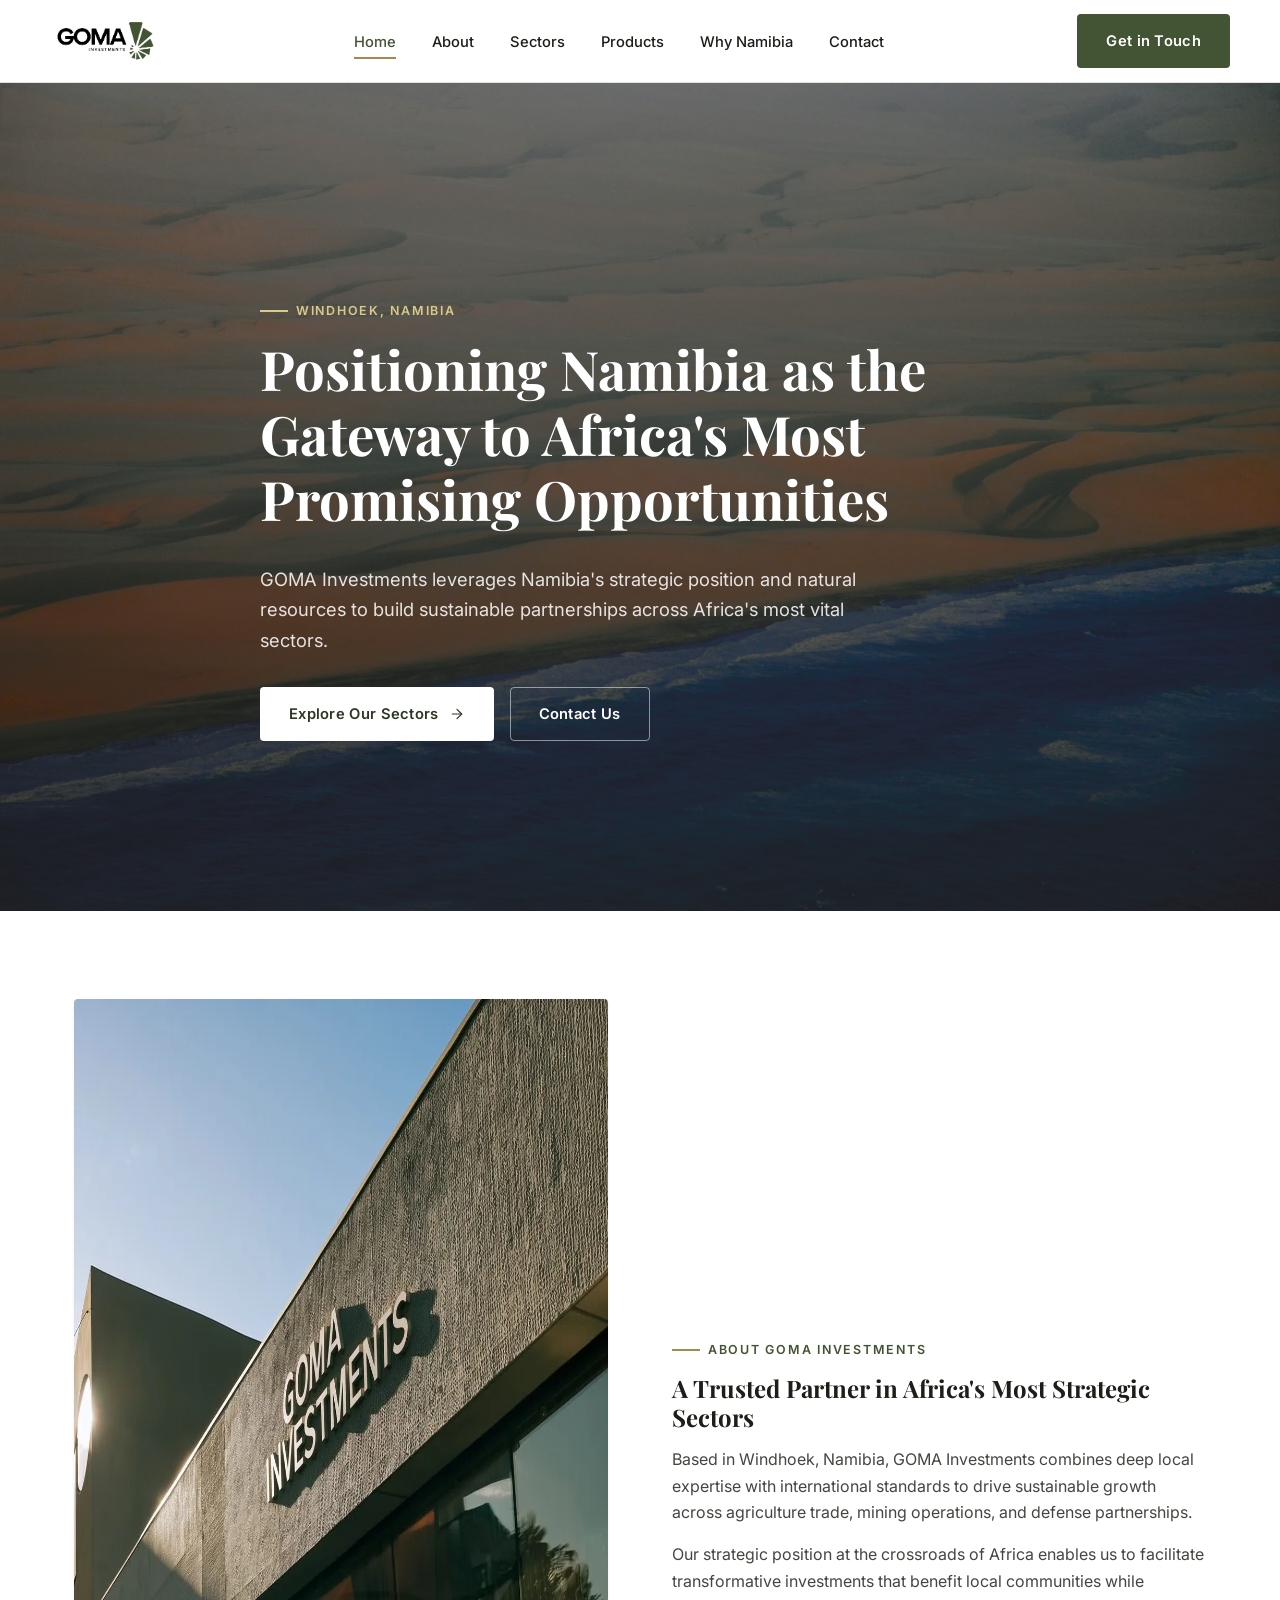
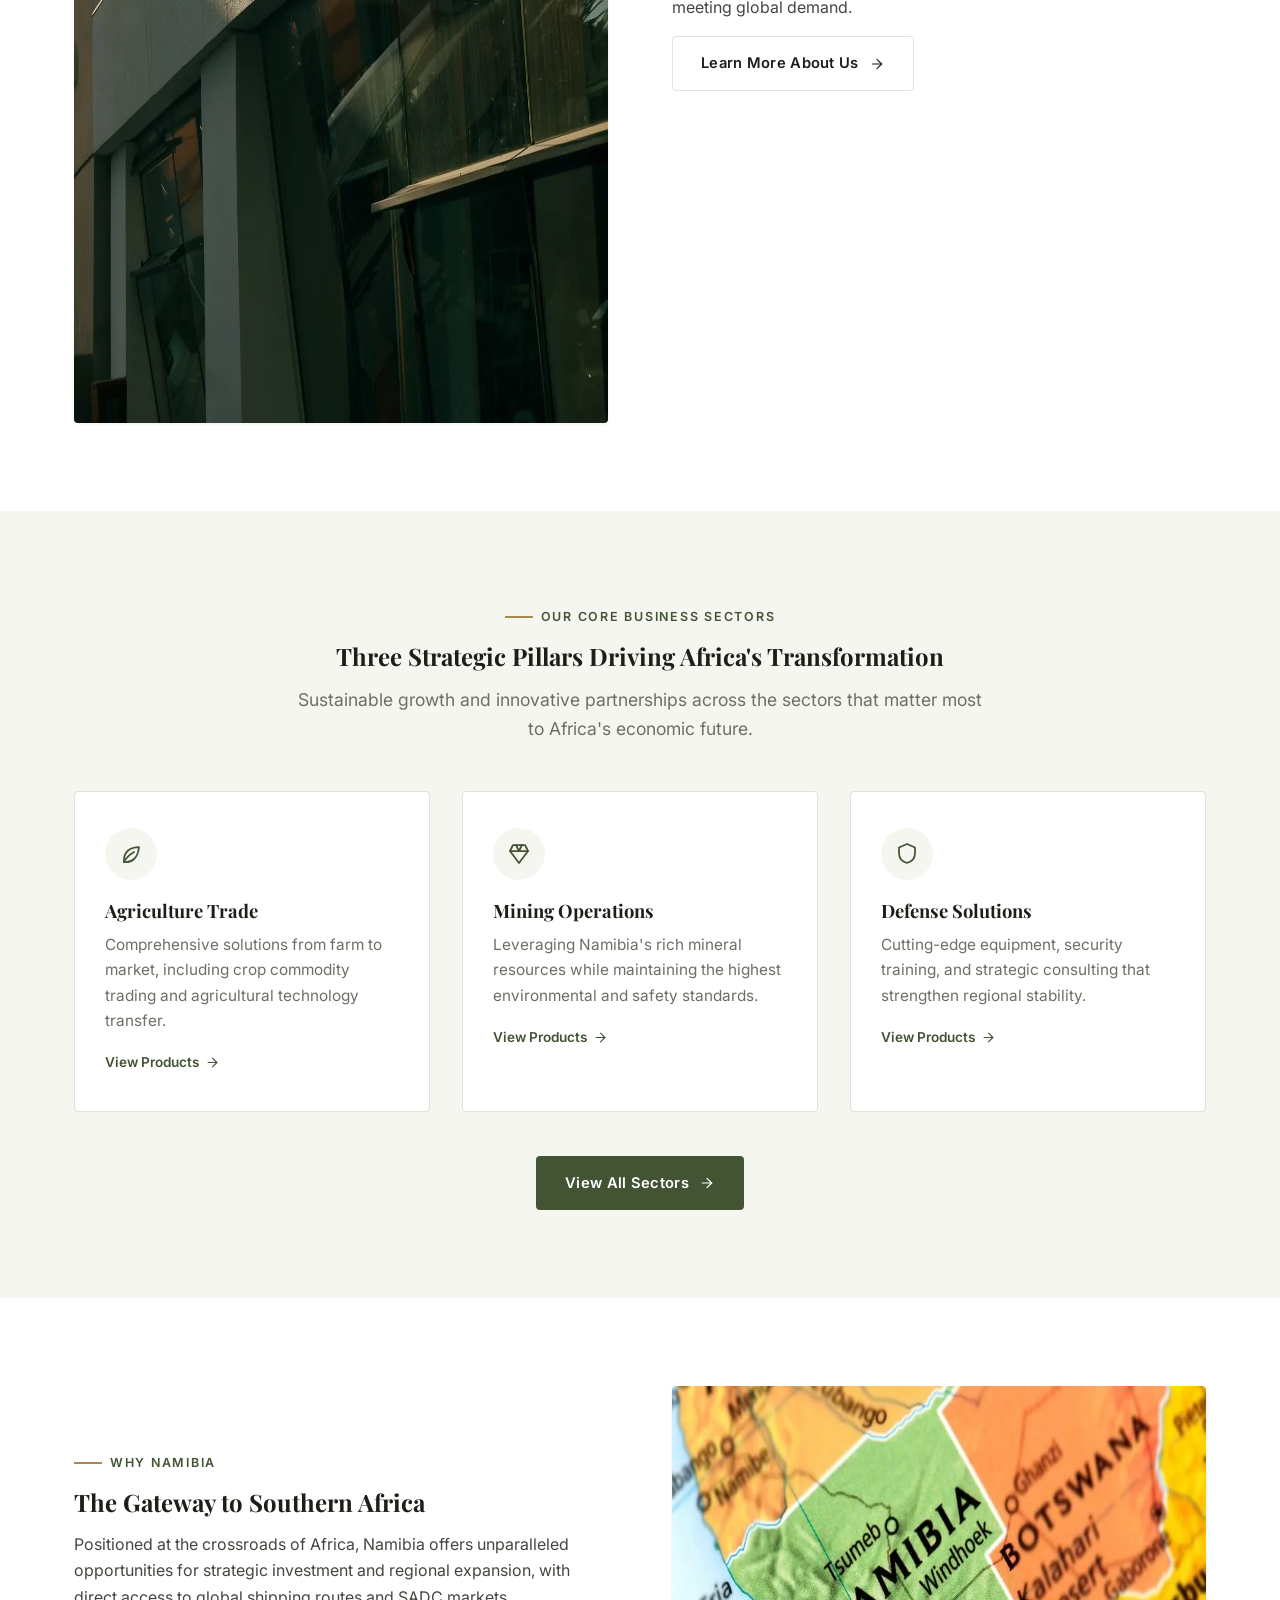
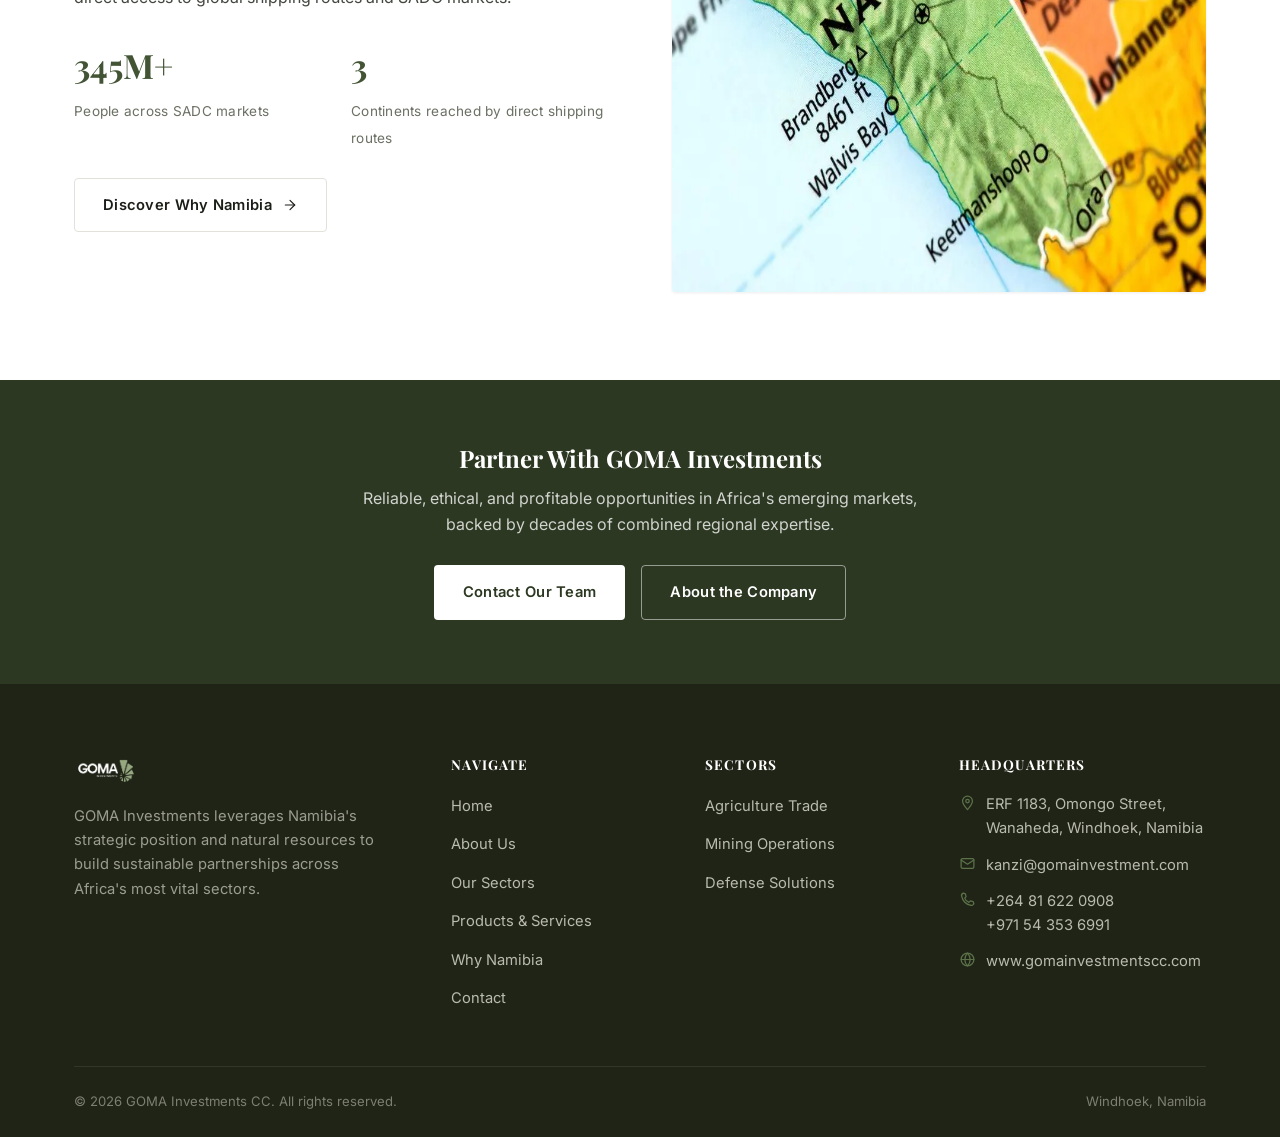
<file: index.html>
<!DOCTYPE html>
<html lang="en">
<head>
<meta charset="UTF-8">
<meta name="viewport" content="width=device-width, initial-scale=1.0">
<title>GOMA Investments CC — Official Site | Windhoek, Namibia</title>
<meta name="description" content="GOMA Investments CC is a registered Close Corporation based in Windhoek, Namibia, driving sustainable growth across agriculture trade, mining operations, and defense partnerships in Africa.">
<link rel="canonical" href="https://gomainvestmentscc.com/">
<meta property="og:type" content="website">
<meta property="og:site_name" content="GOMA Investments">
<meta property="og:title" content="GOMA Investments CC — Official Site | Windhoek, Namibia">
<meta property="og:description" content="GOMA Investments CC is a registered Close Corporation based in Windhoek, Namibia, driving sustainable growth across agriculture trade, mining operations, and defense partnerships in Africa.">
<meta property="og:url" content="https://gomainvestmentscc.com/">
<meta property="og:image" content="https://gomainvestmentscc.com/assets/images/logo.png">
<meta property="og:locale" content="en_NA">
<meta name="twitter:card" content="summary_large_image">
<meta name="twitter:title" content="GOMA Investments CC — Official Site | Windhoek, Namibia">
<meta name="twitter:description" content="GOMA Investments CC is a registered Close Corporation based in Windhoek, Namibia, driving sustainable growth across agriculture trade, mining operations, and defense partnerships in Africa.">
<meta name="twitter:image" content="https://gomainvestmentscc.com/assets/images/logo.png">
<meta name="geo.region" content="NA">
<meta name="geo.placename" content="Windhoek">
<meta name="geo.position" content="-22.5559;17.0658">
<meta name="ICBM" content="-22.5559, 17.0658">
<link rel="icon" type="image/png" sizes="32x32" href="assets/images/favicon-32.png">
<link rel="apple-touch-icon" href="assets/images/favicon-180.png">
<link rel="preconnect" href="https://fonts.googleapis.com">
<link rel="preconnect" href="https://fonts.gstatic.com" crossorigin>
<link href="https://fonts.googleapis.com/css2?family=Inter:wght@400;500;600&family=Playfair+Display:wght@700&display=swap" rel="stylesheet">
<link rel="stylesheet" href="assets/css/style.css">
<link rel="preload" as="image" href="assets/images/hero-skeleton-coast.webp" type="image/webp" fetchpriority="high">
<script type="application/ld+json">
{
  "@context": "https://schema.org",
  "@graph": [
    {
      "@type": ["Organization", "LocalBusiness"],
      "@id": "https://gomainvestmentscc.com/#organization",
      "name": "GOMA Investments",
      "legalName": "GOMA Investments CC",
      "alternateName": ["Goma Investments", "Goma Investment", "GOMA Investments CC", "Goma Investments cc"],
      "url": "https://gomainvestmentscc.com/",
      "logo": { "@type": "ImageObject", "url": "https://gomainvestmentscc.com/assets/images/logo.png" },
      "image": "https://gomainvestmentscc.com/assets/images/logo.png",
      "description": "GOMA Investments CC is a registered Close Corporation based in Windhoek, Namibia, driving sustainable growth across agriculture trade, mining operations, and defense partnerships in Africa.",
      "email": "kanzi@gomainvestment.com",
      "telephone": "+264816220908",
      "address": {
        "@type": "PostalAddress",
        "streetAddress": "ERF 1183, Omongo Street, Wanaheda",
        "addressLocality": "Windhoek",
        "addressCountry": "NA"
      },
      "geo": { "@type": "GeoCoordinates", "latitude": -22.5559, "longitude": 17.0658 },
      "areaServed": [
        { "@type": "Country", "name": "Namibia" },
        { "@type": "Place", "name": "SADC" }
      ],
      "knowsAbout": ["Agriculture Trade", "Mining Operations", "Defense Solutions", "Investment"]
    },
    {
      "@type": "WebSite",
      "@id": "https://gomainvestmentscc.com/#website",
      "url": "https://gomainvestmentscc.com/",
      "name": "GOMA Investments",
      "publisher": { "@id": "https://gomainvestmentscc.com/#organization" }
    },
    {
      "@type": "WebPage",
      "@id": "https://gomainvestmentscc.com/#webpage",
      "url": "https://gomainvestmentscc.com/",
      "name": "GOMA Investments CC — Official Site | Windhoek, Namibia",
      "isPartOf": { "@id": "https://gomainvestmentscc.com/#website" },
      "about": { "@id": "https://gomainvestmentscc.com/#organization" },
      "inLanguage": "en-NA"
    }
  ]
}
</script>
</head>
<body>

<header class="site-header">
  <div class="container header-inner">
    <a href="index.html" class="brand"><img src="assets/images/logo.png" alt="GOMA Investments" width="305" height="143"></a>
    <nav class="main-nav" id="main-nav">
      <ul>
        <li><a href="index.html" aria-current="page">Home</a></li>
        <li><a href="about.html">About</a></li>
        <li><a href="sectors.html">Sectors</a></li>
        <li><a href="products.html">Products</a></li>
        <li><a href="why-namibia.html">Why Namibia</a></li>
        <li><a href="contact.html">Contact</a></li>
      </ul>
    </nav>
    <div class="header-actions">
      <a href="contact.html" class="btn btn-primary header-cta">Get in Touch</a>
      <button class="nav-toggle" aria-label="Toggle navigation" aria-expanded="false">
        <svg class="icon" viewBox="0 0 24 24"><line x1="3" y1="6" x2="21" y2="6"/><line x1="3" y1="12" x2="21" y2="12"/><line x1="3" y1="18" x2="21" y2="18"/></svg>
      </button>
    </div>
  </div>
</header>

<main>

  <section class="hero">
    <picture>
      <source srcset="assets/images/hero-skeleton-coast.webp" type="image/webp">
      <img class="hero-bg" src="assets/images/hero-skeleton-coast.jpg" alt="" width="1920" height="1280" fetchpriority="high">
    </picture>
    <div class="container hero-content">
      <span class="eyebrow on-dark">Windhoek, Namibia</span>
      <h1>Positioning Namibia as the Gateway to Africa's Most Promising Opportunities</h1>
      <p class="lede">GOMA Investments leverages Namibia's strategic position and natural resources to build sustainable partnerships across Africa's most vital sectors.</p>
      <div class="hero-actions">
        <a href="sectors.html" class="btn btn-white">Explore Our Sectors
          <svg class="icon" viewBox="0 0 24 24"><line x1="5" y1="12" x2="19" y2="12"/><polyline points="12 5 19 12 12 19"/></svg>
        </a>
        <a href="contact.html" class="btn btn-on-dark">Contact Us</a>
      </div>
    </div>
  </section>

  <section class="section">
    <div class="container split">
      <div class="split-media">
        <picture>
          <source srcset="assets/images/office-building.webp" type="image/webp">
          <img src="assets/images/office-building.jpg" alt="GOMA Investments head office signage in Windhoek" width="1024" height="1024" loading="lazy">
        </picture>
      </div>
      <div class="split-copy">
        <span class="eyebrow">About GOMA Investments</span>
        <h2>A Trusted Partner in Africa's Most Strategic Sectors</h2>
        <p>Based in Windhoek, Namibia, GOMA Investments combines deep local expertise with international standards to drive sustainable growth across agriculture trade, mining operations, and defense partnerships.</p>
        <p>Our strategic position at the crossroads of Africa enables us to facilitate transformative investments that benefit local communities while meeting global demand.</p>
        <a href="about.html" class="btn btn-outline">Learn More About Us
          <svg class="icon" viewBox="0 0 24 24"><line x1="5" y1="12" x2="19" y2="12"/><polyline points="12 5 19 12 12 19"/></svg>
        </a>
      </div>
    </div>
  </section>

  <section class="section section--alt">
    <div class="container">
      <div class="section-head center">
        <span class="eyebrow">Our Core Business Sectors</span>
        <h2>Three Strategic Pillars Driving Africa's Transformation</h2>
        <p class="lede">Sustainable growth and innovative partnerships across the sectors that matter most to Africa's economic future.</p>
      </div>
      <div class="grid grid-3">
        <a href="products.html#agro" class="card">
          <div class="icon-badge">
            <svg class="icon" viewBox="0 0 24 24"><path d="M5 20c8 1 14-4 15-15-9 0-15 5-15 13 0 .8 0 1.4 0 2z"/><path d="M5 20c2-4 5-7 10-10"/></svg>
          </div>
          <h3>Agriculture Trade</h3>
          <p>Comprehensive solutions from farm to market, including crop commodity trading and agricultural technology transfer.</p>
          <span class="card-link">View Products
            <svg class="icon" viewBox="0 0 24 24"><line x1="5" y1="12" x2="19" y2="12"/><polyline points="12 5 19 12 12 19"/></svg>
          </span>
        </a>
        <a href="products.html#mining" class="card">
          <div class="icon-badge">
            <svg class="icon" viewBox="0 0 24 24"><path d="M6 3h12l3 6-9 12L3 9z"/><path d="M3 9h18"/><path d="M9 3l3 6 3-6"/></svg>
          </div>
          <h3>Mining Operations</h3>
          <p>Leveraging Namibia's rich mineral resources while maintaining the highest environmental and safety standards.</p>
          <span class="card-link">View Products
            <svg class="icon" viewBox="0 0 24 24"><line x1="5" y1="12" x2="19" y2="12"/><polyline points="12 5 19 12 12 19"/></svg>
          </span>
        </a>
        <a href="products.html#defense" class="card">
          <div class="icon-badge">
            <svg class="icon" viewBox="0 0 24 24"><path d="M12 2l8 3.5V11c0 5.5-3.4 8.8-8 10-4.6-1.2-8-4.5-8-10V5.5L12 2z"/></svg>
          </div>
          <h3>Defense Solutions</h3>
          <p>Cutting-edge equipment, security training, and strategic consulting that strengthen regional stability.</p>
          <span class="card-link">View Products
            <svg class="icon" viewBox="0 0 24 24"><line x1="5" y1="12" x2="19" y2="12"/><polyline points="12 5 19 12 12 19"/></svg>
          </span>
        </a>
      </div>
      <div class="text-center" style="margin-top:44px;">
        <a href="sectors.html" class="btn btn-primary">View All Sectors
          <svg class="icon" viewBox="0 0 24 24"><line x1="5" y1="12" x2="19" y2="12"/><polyline points="12 5 19 12 12 19"/></svg>
        </a>
      </div>
    </div>
  </section>

  <section class="section">
    <div class="container split reverse">
      <div class="split-media">
        <picture>
          <source srcset="assets/images/namibia-map.webp" type="image/webp">
          <img src="assets/images/namibia-map.jpg" alt="Map of Namibia showing Windhoek and regional neighbors" width="900" height="506" loading="lazy">
        </picture>
      </div>
      <div class="split-copy">
        <span class="eyebrow">Why Namibia</span>
        <h2>The Gateway to Southern Africa</h2>
        <p>Positioned at the crossroads of Africa, Namibia offers unparalleled opportunities for strategic investment and regional expansion, with direct access to global shipping routes and SADC markets.</p>
        <div class="grid grid-2" style="gap:20px; margin: 28px 0;">
          <div class="stat" style="text-align:left;">
            <strong>345M+</strong>
            <span>People across SADC markets</span>
          </div>
          <div class="stat" style="text-align:left;">
            <strong>3</strong>
            <span>Continents reached by direct shipping routes</span>
          </div>
        </div>
        <a href="why-namibia.html" class="btn btn-outline">Discover Why Namibia
          <svg class="icon" viewBox="0 0 24 24"><line x1="5" y1="12" x2="19" y2="12"/><polyline points="12 5 19 12 12 19"/></svg>
        </a>
      </div>
    </div>
  </section>

  <section class="cta-banner">
    <div class="container">
      <h2>Partner With GOMA Investments</h2>
      <p>Reliable, ethical, and profitable opportunities in Africa's emerging markets, backed by decades of combined regional expertise.</p>
      <div class="btn-group">
        <a href="contact.html" class="btn btn-white">Contact Our Team</a>
        <a href="about.html" class="btn btn-on-dark">About the Company</a>
      </div>
    </div>
  </section>

</main>

<footer class="site-footer">
  <div class="container">
    <div class="footer-grid">
      <div class="footer-brand">
        <img src="assets/images/logo-white.png" alt="GOMA Investments" width="305" height="143" loading="lazy">
        <p>GOMA Investments leverages Namibia's strategic position and natural resources to build sustainable partnerships across Africa's most vital sectors.</p>
      </div>
      <div class="footer-col">
        <h4>Navigate</h4>
        <ul>
          <li><a href="index.html">Home</a></li>
          <li><a href="about.html">About Us</a></li>
          <li><a href="sectors.html">Our Sectors</a></li>
          <li><a href="products.html">Products &amp; Services</a></li>
          <li><a href="why-namibia.html">Why Namibia</a></li>
          <li><a href="contact.html">Contact</a></li>
        </ul>
      </div>
      <div class="footer-col">
        <h4>Sectors</h4>
        <ul>
          <li><a href="sectors.html#agriculture">Agriculture Trade</a></li>
          <li><a href="sectors.html#mining">Mining Operations</a></li>
          <li><a href="sectors.html#defense">Defense Solutions</a></li>
        </ul>
      </div>
      <div class="footer-col">
        <h4>Headquarters</h4>
        <div class="contact-line">
          <svg class="icon" viewBox="0 0 24 24"><path d="M12 22s7-7.58 7-12a7 7 0 1 0-14 0c0 4.42 7 12 7 12z"/><circle cx="12" cy="10" r="2.5"/></svg>
          <span>ERF 1183, Omongo Street, Wanaheda, Windhoek, Namibia</span>
        </div>
        <div class="contact-line" style="margin-top:12px;">
          <svg class="icon" viewBox="0 0 24 24"><rect x="3" y="5" width="18" height="14" rx="2"/><polyline points="3 7 12 13 21 7"/></svg>
          <a href="mailto:kanzi@gomainvestment.com">kanzi@gomainvestment.com</a>
        </div>
        <div class="contact-line" style="margin-top:12px;">
          <svg class="icon" viewBox="0 0 24 24"><path d="M6 3l3 1 1 4-2 2c1 3 3 5 6 6l2-2 4 1 1 3c-1 2-3 3-5 2-6-1-11-6-12-12-1-2 0-4 2-5z"/></svg>
          <span><a href="tel:+264816220908">+264 81 622 0908</a><br><a href="tel:+971543536991">+971 54 353 6991</a></span>
        </div>
        <div class="contact-line" style="margin-top:12px;">
          <svg class="icon" viewBox="0 0 24 24"><circle cx="12" cy="12" r="9"/><line x1="3" y1="12" x2="21" y2="12"/><path d="M12 3c2.5 2.7 3.8 6 3.8 9s-1.3 6.3-3.8 9c-2.5-2.7-3.8-6-3.8-9s1.3-6.3 3.8-9z"/></svg>
          <a href="https://www.gomainvestmentscc.com" target="_blank" rel="noopener">www.gomainvestmentscc.com</a>
        </div>
      </div>
    </div>
    <div class="footer-bottom">
      <span>&copy; <span data-year>2026</span> GOMA Investments CC. All rights reserved.</span>
      <span>Windhoek, Namibia</span>
    </div>
  </div>
</footer>

<script src="assets/js/main.js"></script>
</body>
</html>
</file>
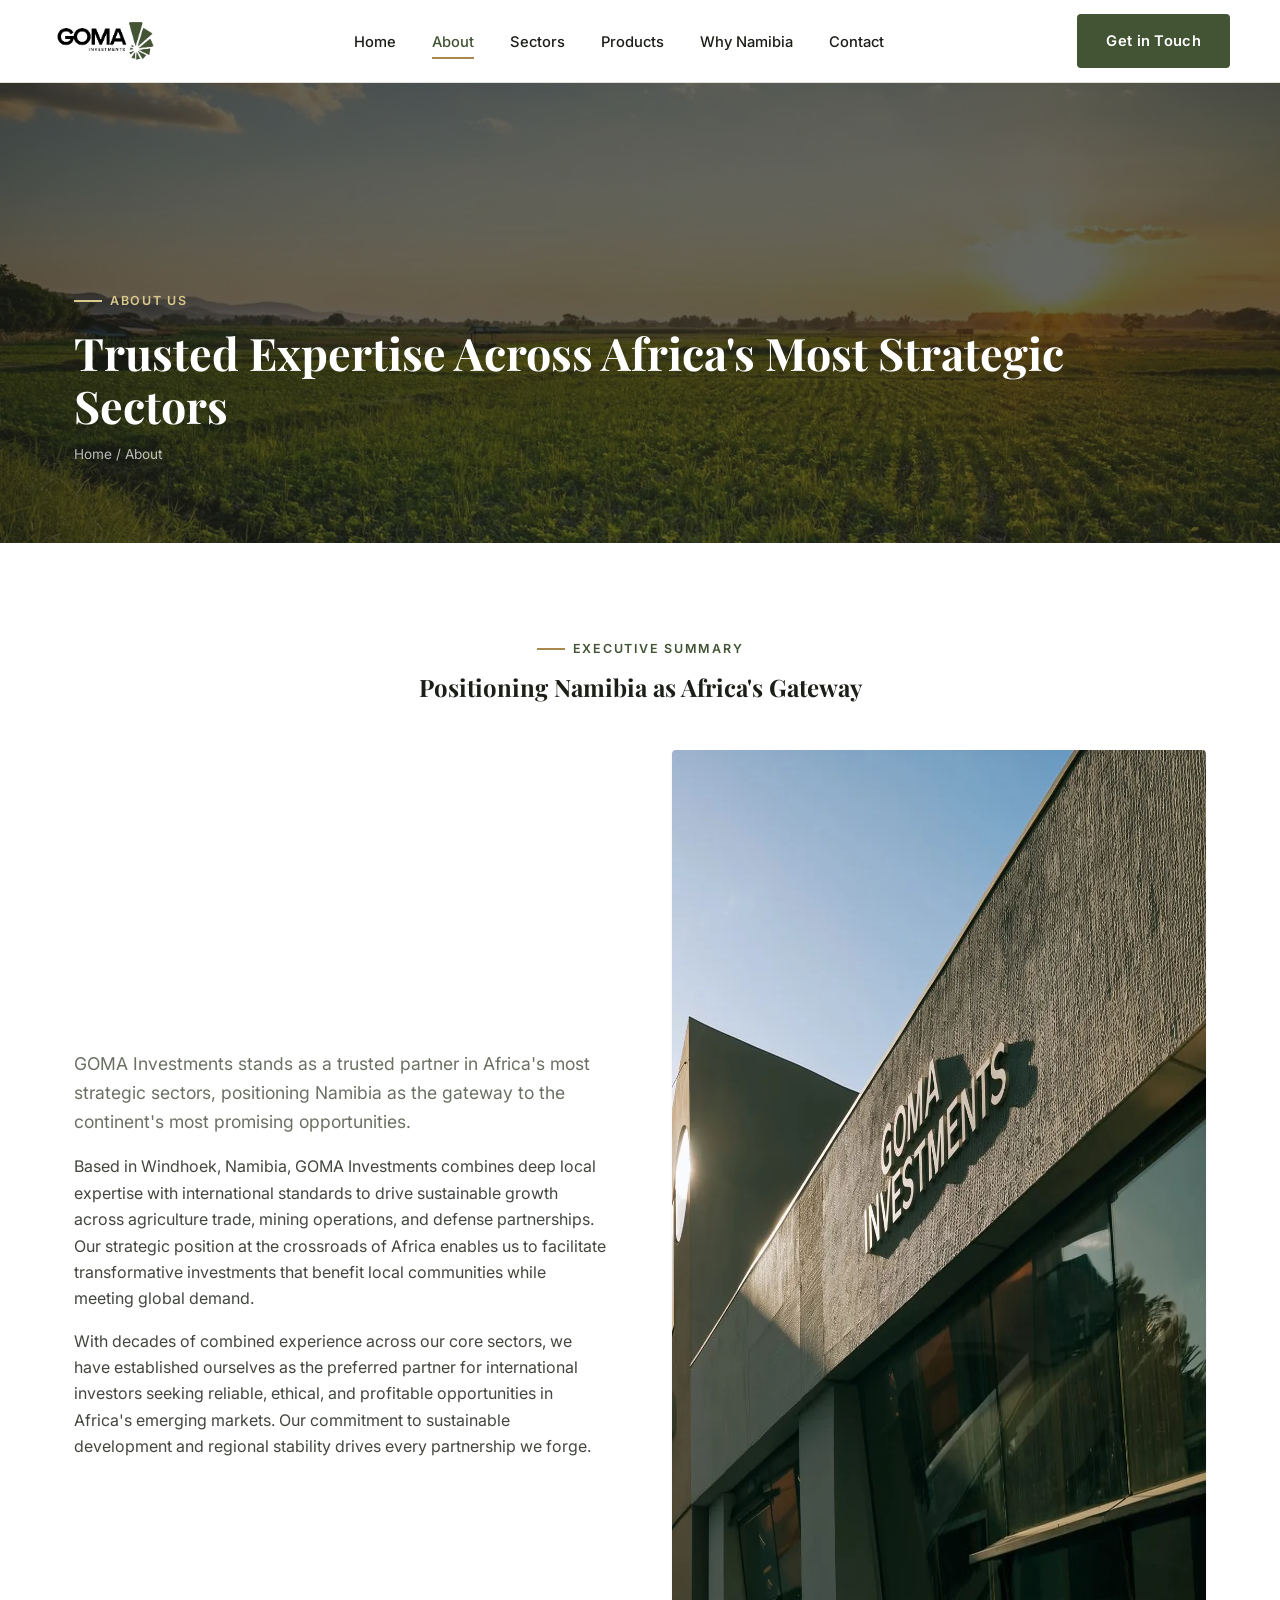
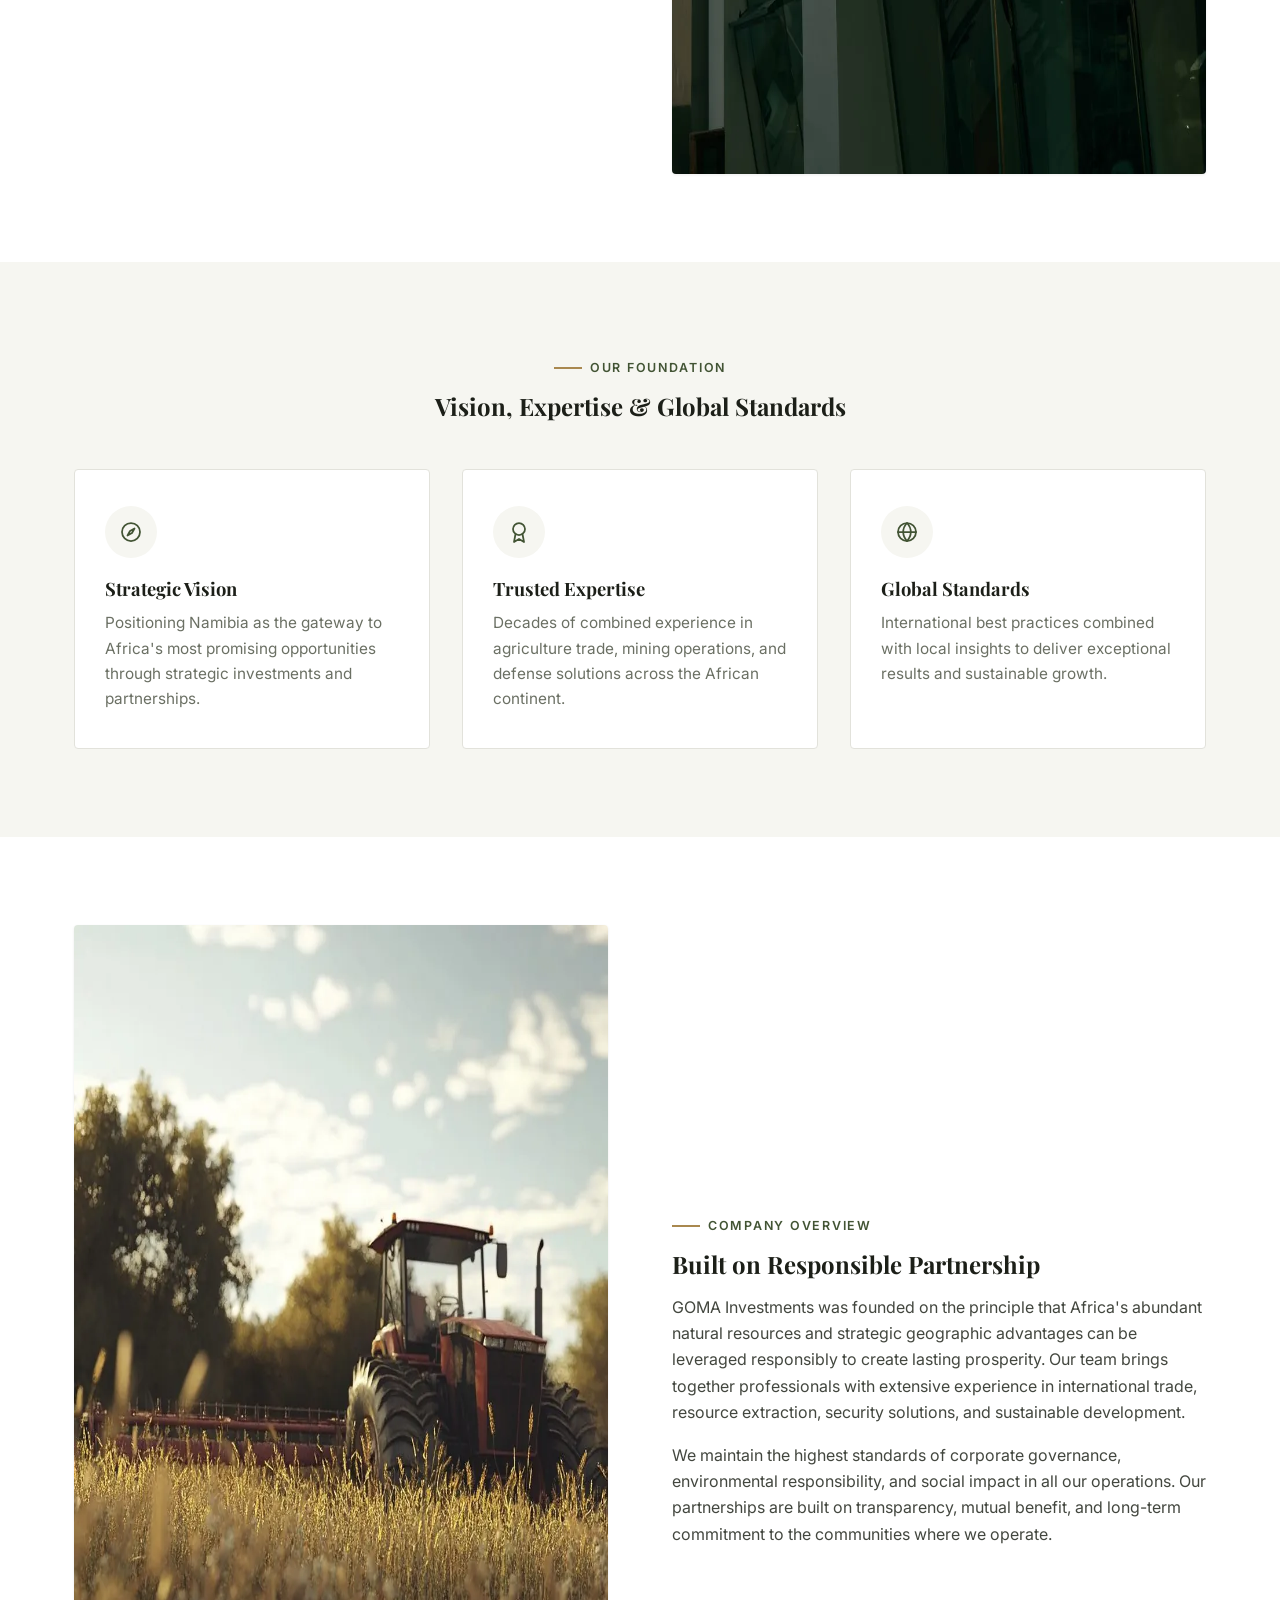
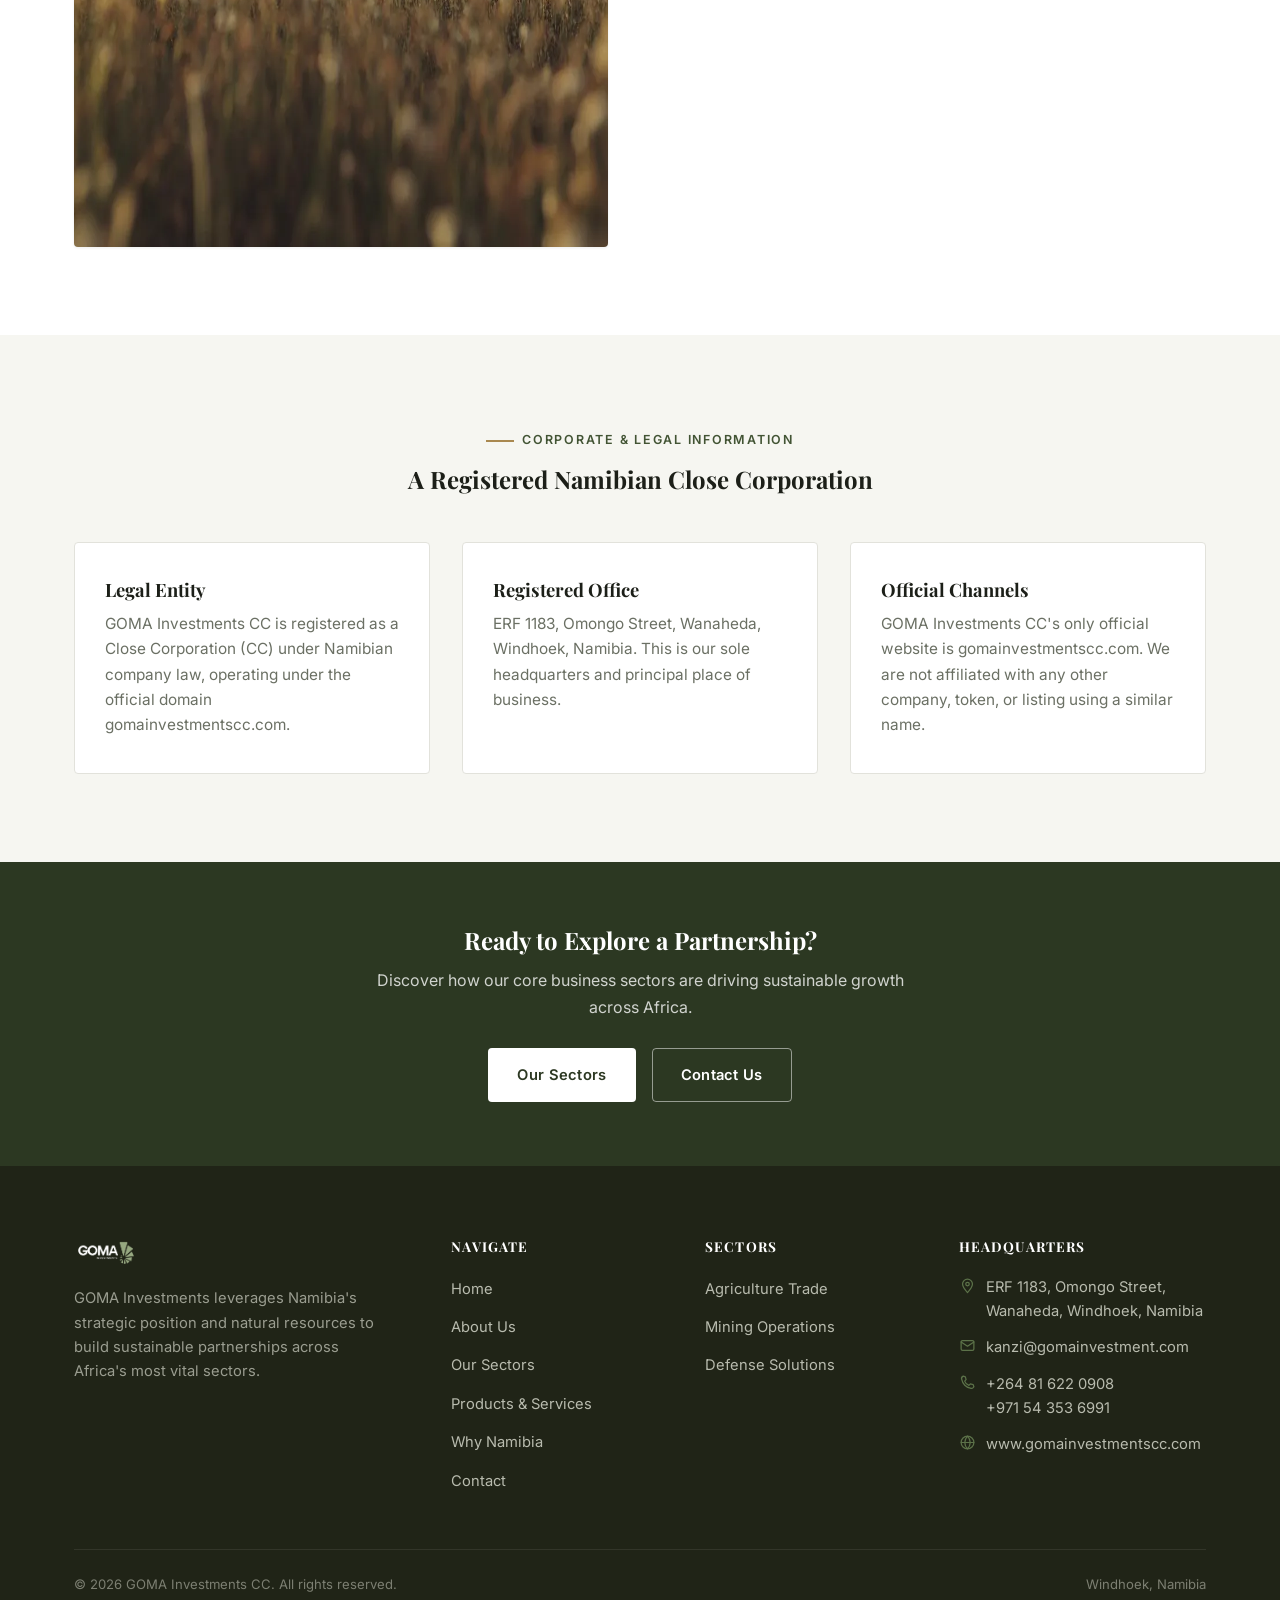
<file: about.html>
<!DOCTYPE html>
<html lang="en">
<head>
<meta charset="UTF-8">
<meta name="viewport" content="width=device-width, initial-scale=1.0">
<title>About GOMA Investments CC | Windhoek, Namibia</title>
<meta name="description" content="GOMA Investments CC is a registered Close Corporation in Windhoek, Namibia, combining deep local expertise with international standards to drive sustainable growth across agriculture, mining, and defense.">
<link rel="canonical" href="https://gomainvestmentscc.com/about.html">
<meta property="og:type" content="website">
<meta property="og:site_name" content="GOMA Investments">
<meta property="og:title" content="About GOMA Investments CC | Windhoek, Namibia">
<meta property="og:description" content="GOMA Investments CC is a registered Close Corporation in Windhoek, Namibia, combining deep local expertise with international standards to drive sustainable growth across agriculture, mining, and defense.">
<meta property="og:url" content="https://gomainvestmentscc.com/about.html">
<meta property="og:image" content="https://gomainvestmentscc.com/assets/images/logo.png">
<meta property="og:locale" content="en_NA">
<meta name="twitter:card" content="summary_large_image">
<meta name="twitter:title" content="About GOMA Investments CC | Windhoek, Namibia">
<meta name="twitter:description" content="GOMA Investments CC is a registered Close Corporation in Windhoek, Namibia, combining deep local expertise with international standards to drive sustainable growth across agriculture, mining, and defense.">
<meta name="twitter:image" content="https://gomainvestmentscc.com/assets/images/logo.png">
<meta name="geo.region" content="NA">
<meta name="geo.placename" content="Windhoek">
<meta name="geo.position" content="-22.5559;17.0658">
<meta name="ICBM" content="-22.5559, 17.0658">
<link rel="icon" type="image/png" sizes="32x32" href="assets/images/favicon-32.png">
<link rel="apple-touch-icon" href="assets/images/favicon-180.png">
<link rel="preconnect" href="https://fonts.googleapis.com">
<link rel="preconnect" href="https://fonts.gstatic.com" crossorigin>
<link href="https://fonts.googleapis.com/css2?family=Inter:wght@400;500;600&family=Playfair+Display:wght@700&display=swap" rel="stylesheet">
<link rel="stylesheet" href="assets/css/style.css">
<link rel="preload" as="image" href="assets/images/sunset-field.webp" type="image/webp" fetchpriority="high">
<script type="application/ld+json">
{
  "@context": "https://schema.org",
  "@graph": [
    {
      "@type": ["Organization", "LocalBusiness"],
      "@id": "https://gomainvestmentscc.com/#organization",
      "name": "GOMA Investments",
      "legalName": "GOMA Investments CC",
      "alternateName": ["Goma Investments", "Goma Investment", "GOMA Investments CC", "Goma Investments cc"],
      "url": "https://gomainvestmentscc.com/",
      "logo": { "@type": "ImageObject", "url": "https://gomainvestmentscc.com/assets/images/logo.png" },
      "image": "https://gomainvestmentscc.com/assets/images/logo.png",
      "description": "GOMA Investments CC is a registered Close Corporation based in Windhoek, Namibia, driving sustainable growth across agriculture trade, mining operations, and defense partnerships in Africa.",
      "email": "kanzi@gomainvestment.com",
      "telephone": "+264816220908",
      "address": {
        "@type": "PostalAddress",
        "streetAddress": "ERF 1183, Omongo Street, Wanaheda",
        "addressLocality": "Windhoek",
        "addressCountry": "NA"
      },
      "geo": { "@type": "GeoCoordinates", "latitude": -22.5559, "longitude": 17.0658 },
      "areaServed": [
        { "@type": "Country", "name": "Namibia" },
        { "@type": "Place", "name": "SADC" }
      ],
      "knowsAbout": ["Agriculture Trade", "Mining Operations", "Defense Solutions", "Investment"]
    },
    {
      "@type": "WebSite",
      "@id": "https://gomainvestmentscc.com/#website",
      "url": "https://gomainvestmentscc.com/",
      "name": "GOMA Investments",
      "publisher": { "@id": "https://gomainvestmentscc.com/#organization" }
    },
    {
      "@type": "WebPage",
      "@id": "https://gomainvestmentscc.com/about.html#webpage",
      "url": "https://gomainvestmentscc.com/about.html",
      "name": "About GOMA Investments CC | Windhoek, Namibia",
      "isPartOf": { "@id": "https://gomainvestmentscc.com/#website" },
      "about": { "@id": "https://gomainvestmentscc.com/#organization" },
      "inLanguage": "en-NA"
    },
    {
      "@type": "BreadcrumbList",
      "itemListElement": [
        { "@type": "ListItem", "position": 1, "name": "Home", "item": "https://gomainvestmentscc.com/" },
        { "@type": "ListItem", "position": 2, "name": "About", "item": "https://gomainvestmentscc.com/about.html" }
      ]
    }
  ]
}
</script>
</head>
<body>

<header class="site-header">
  <div class="container header-inner">
    <a href="index.html" class="brand"><img src="assets/images/logo.png" alt="GOMA Investments" width="305" height="143"></a>
    <nav class="main-nav" id="main-nav">
      <ul>
        <li><a href="index.html">Home</a></li>
        <li><a href="about.html" aria-current="page">About</a></li>
        <li><a href="sectors.html">Sectors</a></li>
        <li><a href="products.html">Products</a></li>
        <li><a href="why-namibia.html">Why Namibia</a></li>
        <li><a href="contact.html">Contact</a></li>
      </ul>
    </nav>
    <div class="header-actions">
      <a href="contact.html" class="btn btn-primary header-cta">Get in Touch</a>
      <button class="nav-toggle" aria-label="Toggle navigation" aria-expanded="false">
        <svg class="icon" viewBox="0 0 24 24"><line x1="3" y1="6" x2="21" y2="6"/><line x1="3" y1="12" x2="21" y2="12"/><line x1="3" y1="18" x2="21" y2="18"/></svg>
      </button>
    </div>
  </div>
</header>

<main>

  <section class="page-header">
    <picture>
      <source srcset="assets/images/sunset-field.webp" type="image/webp">
      <img class="page-header-bg" src="assets/images/sunset-field.jpg" alt="" width="1294" height="863" fetchpriority="high">
    </picture>
    <div class="container">
      <span class="eyebrow on-dark">About Us</span>
      <h1>Trusted Expertise Across Africa's Most Strategic Sectors</h1>
      <p class="breadcrumb"><a href="index.html">Home</a> / About</p>
    </div>
  </section>

  <section class="section">
    <div class="container">
      <div class="section-head center">
        <span class="eyebrow">Executive Summary</span>
        <h2>Positioning Namibia as Africa's Gateway</h2>
      </div>
      <div class="split reverse">
        <div class="split-media">
          <picture>
            <source srcset="assets/images/office-building.webp" type="image/webp">
            <img src="assets/images/office-building.jpg" alt="GOMA Investments head office in Windhoek" width="1024" height="1024" loading="lazy">
          </picture>
        </div>
        <div class="split-copy">
          <p class="lede">GOMA Investments stands as a trusted partner in Africa's most strategic sectors, positioning Namibia as the gateway to the continent's most promising opportunities.</p>
          <p>Based in Windhoek, Namibia, GOMA Investments combines deep local expertise with international standards to drive sustainable growth across agriculture trade, mining operations, and defense partnerships. Our strategic position at the crossroads of Africa enables us to facilitate transformative investments that benefit local communities while meeting global demand.</p>
          <p>With decades of combined experience across our core sectors, we have established ourselves as the preferred partner for international investors seeking reliable, ethical, and profitable opportunities in Africa's emerging markets. Our commitment to sustainable development and regional stability drives every partnership we forge.</p>
        </div>
      </div>
    </div>
  </section>

  <section class="section section--alt">
    <div class="container">
      <div class="section-head center">
        <span class="eyebrow">Our Foundation</span>
        <h2>Vision, Expertise &amp; Global Standards</h2>
      </div>
      <div class="grid grid-3">
        <div class="card">
          <div class="icon-badge">
            <svg class="icon" viewBox="0 0 24 24"><circle cx="12" cy="12" r="9"/><path d="M15.5 8.5 13 13l-4.5 2.5L11 11z"/></svg>
          </div>
          <h3>Strategic Vision</h3>
          <p>Positioning Namibia as the gateway to Africa's most promising opportunities through strategic investments and partnerships.</p>
        </div>
        <div class="card">
          <div class="icon-badge">
            <svg class="icon" viewBox="0 0 24 24"><circle cx="12" cy="9" r="6"/><path d="M8.5 14 7 22l5-3 5 3-1.5-8"/></svg>
          </div>
          <h3>Trusted Expertise</h3>
          <p>Decades of combined experience in agriculture trade, mining operations, and defense solutions across the African continent.</p>
        </div>
        <div class="card">
          <div class="icon-badge">
            <svg class="icon" viewBox="0 0 24 24"><circle cx="12" cy="12" r="9"/><line x1="3" y1="12" x2="21" y2="12"/><path d="M12 3c2.5 2.7 3.8 6 3.8 9s-1.3 6.3-3.8 9c-2.5-2.7-3.8-6-3.8-9s1.3-6.3 3.8-9z"/></svg>
          </div>
          <h3>Global Standards</h3>
          <p>International best practices combined with local insights to deliver exceptional results and sustainable growth.</p>
        </div>
      </div>
    </div>
  </section>

  <section class="section">
    <div class="container split">
      <div class="split-media">
        <picture>
          <source srcset="assets/images/tractor-field.webp" type="image/webp">
          <img src="assets/images/tractor-field.jpg" alt="Agricultural machinery operating across Namibian farmland" width="922" height="922" loading="lazy">
        </picture>
      </div>
      <div class="split-copy">
        <span class="eyebrow">Company Overview</span>
        <h2>Built on Responsible Partnership</h2>
        <p>GOMA Investments was founded on the principle that Africa's abundant natural resources and strategic geographic advantages can be leveraged responsibly to create lasting prosperity. Our team brings together professionals with extensive experience in international trade, resource extraction, security solutions, and sustainable development.</p>
        <p>We maintain the highest standards of corporate governance, environmental responsibility, and social impact in all our operations. Our partnerships are built on transparency, mutual benefit, and long-term commitment to the communities where we operate.</p>
      </div>
    </div>
  </section>

  <section class="section section--alt">
    <div class="container">
      <div class="section-head center">
        <span class="eyebrow">Corporate &amp; Legal Information</span>
        <h2>A Registered Namibian Close Corporation</h2>
      </div>
      <div class="grid grid-3">
        <div class="card">
          <h3>Legal Entity</h3>
          <p>GOMA Investments CC is registered as a Close Corporation (CC) under Namibian company law, operating under the official domain <a href="https://gomainvestmentscc.com/">gomainvestmentscc.com</a>.</p>
        </div>
        <div class="card">
          <h3>Registered Office</h3>
          <p>ERF 1183, Omongo Street, Wanaheda, Windhoek, Namibia. This is our sole headquarters and principal place of business.</p>
        </div>
        <div class="card">
          <h3>Official Channels</h3>
          <p>GOMA Investments CC's only official website is gomainvestmentscc.com. We are not affiliated with any other company, token, or listing using a similar name.</p>
        </div>
      </div>
    </div>
  </section>

  <section class="cta-banner">
    <div class="container">
      <h2>Ready to Explore a Partnership?</h2>
      <p>Discover how our core business sectors are driving sustainable growth across Africa.</p>
      <div class="btn-group">
        <a href="sectors.html" class="btn btn-white">Our Sectors</a>
        <a href="contact.html" class="btn btn-on-dark">Contact Us</a>
      </div>
    </div>
  </section>

</main>

<footer class="site-footer">
  <div class="container">
    <div class="footer-grid">
      <div class="footer-brand">
        <img src="assets/images/logo-white.png" alt="GOMA Investments" width="305" height="143" loading="lazy">
        <p>GOMA Investments leverages Namibia's strategic position and natural resources to build sustainable partnerships across Africa's most vital sectors.</p>
      </div>
      <div class="footer-col">
        <h4>Navigate</h4>
        <ul>
          <li><a href="index.html">Home</a></li>
          <li><a href="about.html">About Us</a></li>
          <li><a href="sectors.html">Our Sectors</a></li>
          <li><a href="products.html">Products &amp; Services</a></li>
          <li><a href="why-namibia.html">Why Namibia</a></li>
          <li><a href="contact.html">Contact</a></li>
        </ul>
      </div>
      <div class="footer-col">
        <h4>Sectors</h4>
        <ul>
          <li><a href="sectors.html#agriculture">Agriculture Trade</a></li>
          <li><a href="sectors.html#mining">Mining Operations</a></li>
          <li><a href="sectors.html#defense">Defense Solutions</a></li>
        </ul>
      </div>
      <div class="footer-col">
        <h4>Headquarters</h4>
        <div class="contact-line">
          <svg class="icon" viewBox="0 0 24 24"><path d="M12 22s7-7.58 7-12a7 7 0 1 0-14 0c0 4.42 7 12 7 12z"/><circle cx="12" cy="10" r="2.5"/></svg>
          <span>ERF 1183, Omongo Street, Wanaheda, Windhoek, Namibia</span>
        </div>
        <div class="contact-line" style="margin-top:12px;">
          <svg class="icon" viewBox="0 0 24 24"><rect x="3" y="5" width="18" height="14" rx="2"/><polyline points="3 7 12 13 21 7"/></svg>
          <a href="mailto:kanzi@gomainvestment.com">kanzi@gomainvestment.com</a>
        </div>
        <div class="contact-line" style="margin-top:12px;">
          <svg class="icon" viewBox="0 0 24 24"><path d="M6 3l3 1 1 4-2 2c1 3 3 5 6 6l2-2 4 1 1 3c-1 2-3 3-5 2-6-1-11-6-12-12-1-2 0-4 2-5z"/></svg>
          <span><a href="tel:+264816220908">+264 81 622 0908</a><br><a href="tel:+971543536991">+971 54 353 6991</a></span>
        </div>
        <div class="contact-line" style="margin-top:12px;">
          <svg class="icon" viewBox="0 0 24 24"><circle cx="12" cy="12" r="9"/><line x1="3" y1="12" x2="21" y2="12"/><path d="M12 3c2.5 2.7 3.8 6 3.8 9s-1.3 6.3-3.8 9c-2.5-2.7-3.8-6-3.8-9s1.3-6.3 3.8-9z"/></svg>
          <a href="https://www.gomainvestmentscc.com" target="_blank" rel="noopener">www.gomainvestmentscc.com</a>
        </div>
      </div>
    </div>
    <div class="footer-bottom">
      <span>&copy; <span data-year>2026</span> GOMA Investments CC. All rights reserved.</span>
      <span>Windhoek, Namibia</span>
    </div>
  </div>
</footer>

<script src="assets/js/main.js"></script>
</body>
</html>
</file>
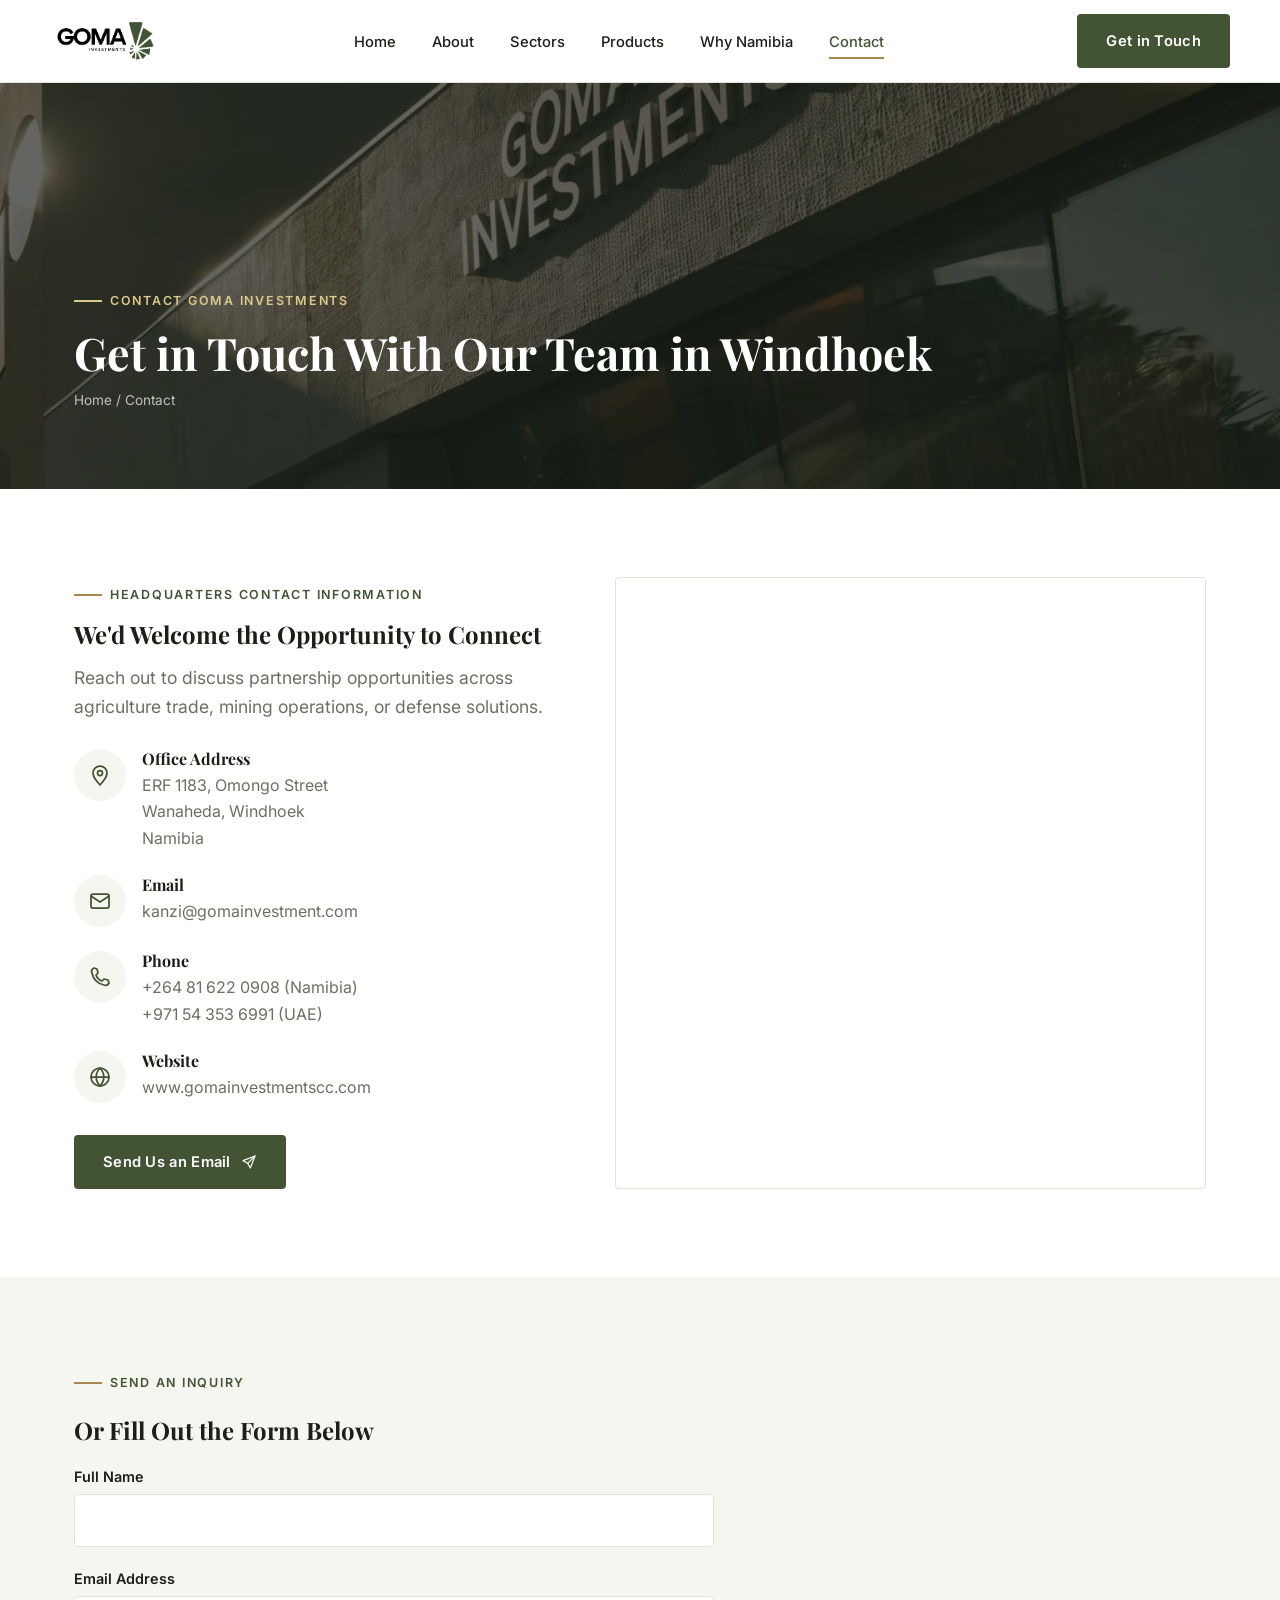
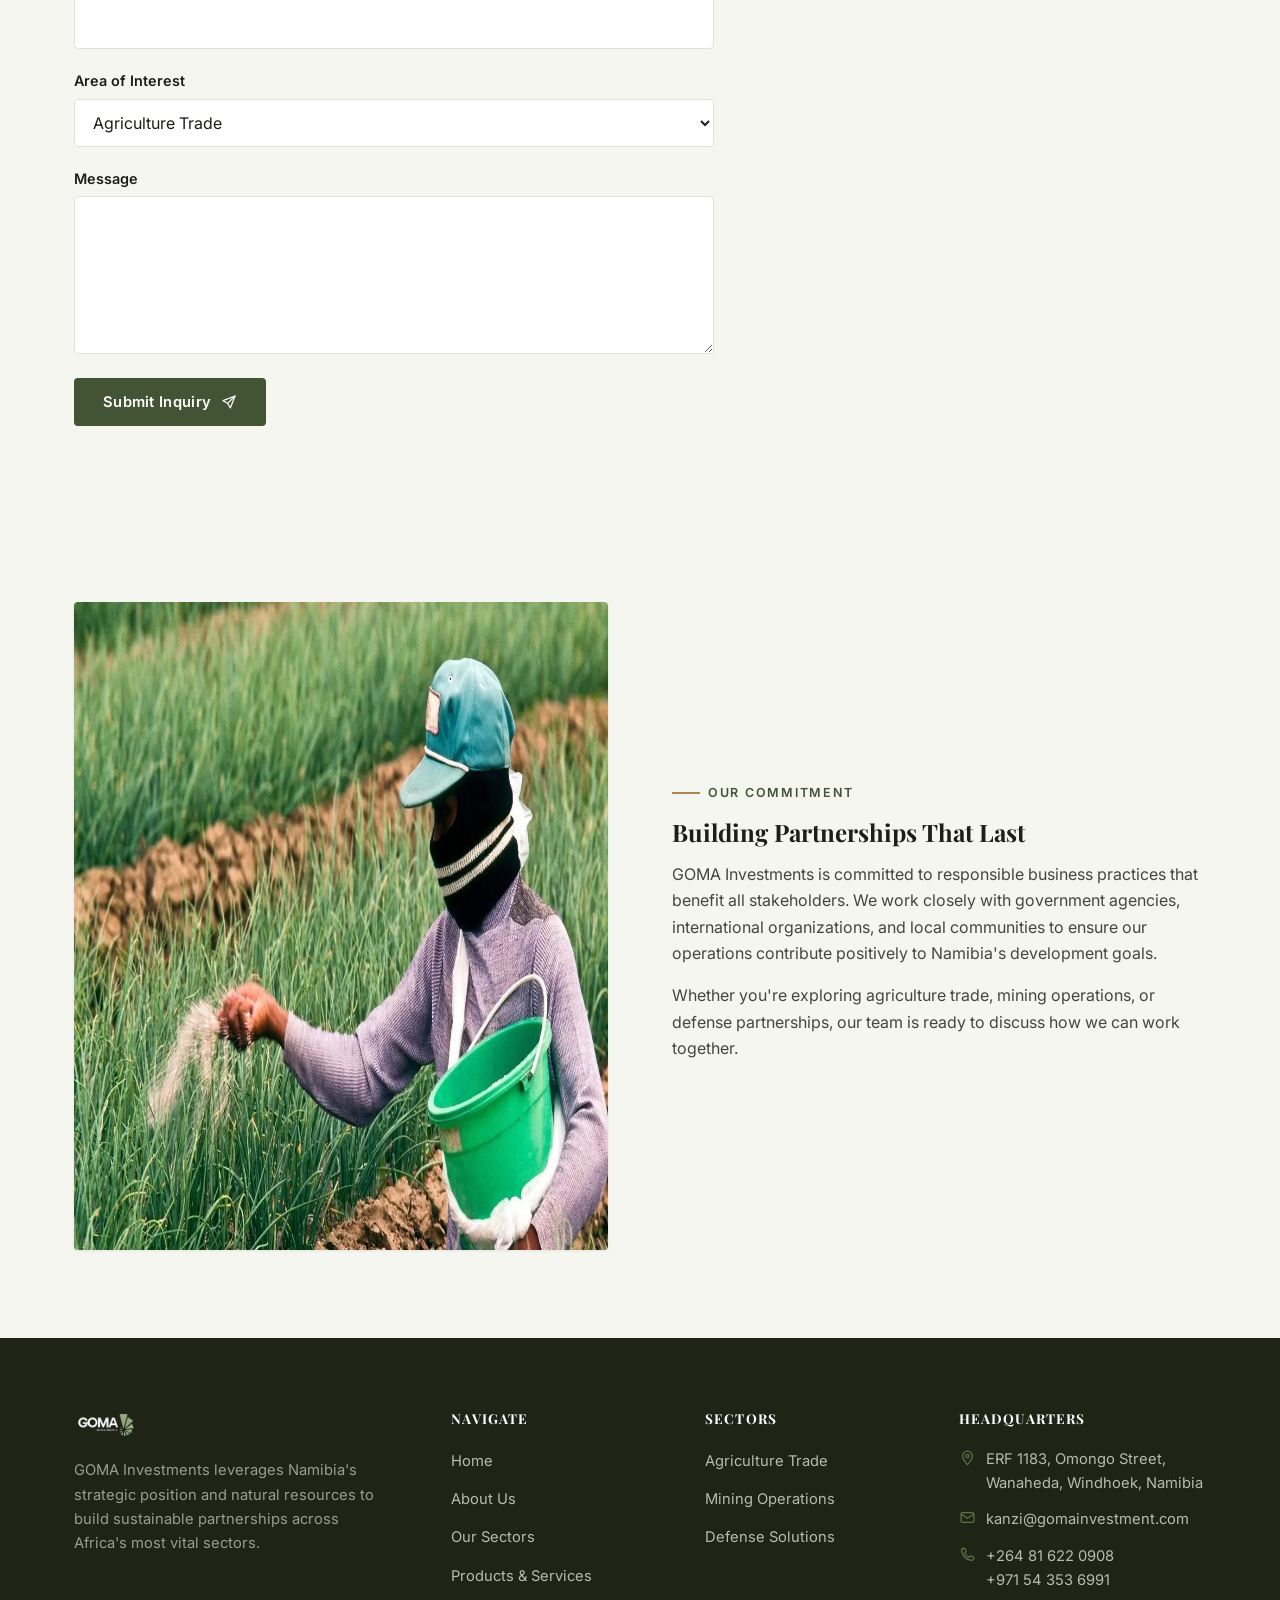
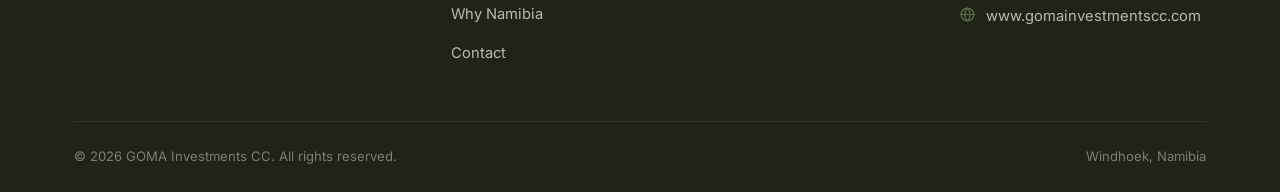
<file: contact.html>
<!DOCTYPE html>
<html lang="en">
<head>
<meta charset="UTF-8">
<meta name="viewport" content="width=device-width, initial-scale=1.0">
<title>Contact GOMA Investments CC | Windhoek, Namibia</title>
<meta name="description" content="Get in touch with GOMA Investments CC, a registered Close Corporation headquartered in Wanaheda, Windhoek, Namibia.">
<link rel="canonical" href="https://gomainvestmentscc.com/contact.html">
<meta property="og:type" content="website">
<meta property="og:site_name" content="GOMA Investments">
<meta property="og:title" content="Contact GOMA Investments CC | Windhoek, Namibia">
<meta property="og:description" content="Get in touch with GOMA Investments CC, a registered Close Corporation headquartered in Wanaheda, Windhoek, Namibia.">
<meta property="og:url" content="https://gomainvestmentscc.com/contact.html">
<meta property="og:image" content="https://gomainvestmentscc.com/assets/images/logo.png">
<meta property="og:locale" content="en_NA">
<meta name="twitter:card" content="summary_large_image">
<meta name="twitter:title" content="Contact GOMA Investments CC | Windhoek, Namibia">
<meta name="twitter:description" content="Get in touch with GOMA Investments CC, a registered Close Corporation headquartered in Wanaheda, Windhoek, Namibia.">
<meta name="twitter:image" content="https://gomainvestmentscc.com/assets/images/logo.png">
<meta name="geo.region" content="NA">
<meta name="geo.placename" content="Windhoek">
<meta name="geo.position" content="-22.5559;17.0658">
<meta name="ICBM" content="-22.5559, 17.0658">
<link rel="icon" type="image/png" sizes="32x32" href="assets/images/favicon-32.png">
<link rel="apple-touch-icon" href="assets/images/favicon-180.png">
<link rel="preconnect" href="https://fonts.googleapis.com">
<link rel="preconnect" href="https://fonts.gstatic.com" crossorigin>
<link href="https://fonts.googleapis.com/css2?family=Inter:wght@400;500;600&family=Playfair+Display:wght@700&display=swap" rel="stylesheet">
<link rel="stylesheet" href="assets/css/style.css">
<link rel="preload" as="image" href="assets/images/office-building.webp" type="image/webp" fetchpriority="high">
<script type="application/ld+json">
{
  "@context": "https://schema.org",
  "@graph": [
    {
      "@type": ["Organization", "LocalBusiness"],
      "@id": "https://gomainvestmentscc.com/#organization",
      "name": "GOMA Investments",
      "legalName": "GOMA Investments CC",
      "alternateName": ["Goma Investments", "Goma Investment", "GOMA Investments CC", "Goma Investments cc"],
      "url": "https://gomainvestmentscc.com/",
      "logo": { "@type": "ImageObject", "url": "https://gomainvestmentscc.com/assets/images/logo.png" },
      "image": "https://gomainvestmentscc.com/assets/images/logo.png",
      "description": "GOMA Investments CC is a registered Close Corporation based in Windhoek, Namibia, driving sustainable growth across agriculture trade, mining operations, and defense partnerships in Africa.",
      "email": "kanzi@gomainvestment.com",
      "telephone": "+264816220908",
      "address": {
        "@type": "PostalAddress",
        "streetAddress": "ERF 1183, Omongo Street, Wanaheda",
        "addressLocality": "Windhoek",
        "addressCountry": "NA"
      },
      "geo": { "@type": "GeoCoordinates", "latitude": -22.5559, "longitude": 17.0658 },
      "areaServed": [
        { "@type": "Country", "name": "Namibia" },
        { "@type": "Place", "name": "SADC" }
      ],
      "knowsAbout": ["Agriculture Trade", "Mining Operations", "Defense Solutions", "Investment"]
    },
    {
      "@type": "WebSite",
      "@id": "https://gomainvestmentscc.com/#website",
      "url": "https://gomainvestmentscc.com/",
      "name": "GOMA Investments",
      "publisher": { "@id": "https://gomainvestmentscc.com/#organization" }
    },
    {
      "@type": "WebPage",
      "@id": "https://gomainvestmentscc.com/contact.html#webpage",
      "url": "https://gomainvestmentscc.com/contact.html",
      "name": "Contact GOMA Investments CC | Windhoek, Namibia",
      "isPartOf": { "@id": "https://gomainvestmentscc.com/#website" },
      "about": { "@id": "https://gomainvestmentscc.com/#organization" },
      "inLanguage": "en-NA"
    },
    {
      "@type": "BreadcrumbList",
      "itemListElement": [
        { "@type": "ListItem", "position": 1, "name": "Home", "item": "https://gomainvestmentscc.com/" },
        { "@type": "ListItem", "position": 2, "name": "Contact", "item": "https://gomainvestmentscc.com/contact.html" }
      ]
    }
  ]
}
</script>
</head>
<body>

<header class="site-header">
  <div class="container header-inner">
    <a href="index.html" class="brand"><img src="assets/images/logo.png" alt="GOMA Investments" width="305" height="143"></a>
    <nav class="main-nav" id="main-nav">
      <ul>
        <li><a href="index.html">Home</a></li>
        <li><a href="about.html">About</a></li>
        <li><a href="sectors.html">Sectors</a></li>
        <li><a href="products.html">Products</a></li>
        <li><a href="why-namibia.html">Why Namibia</a></li>
        <li><a href="contact.html" aria-current="page">Contact</a></li>
      </ul>
    </nav>
    <div class="header-actions">
      <a href="mailto:kanzi@gomainvestment.com" class="btn btn-primary header-cta">Get in Touch</a>
      <button class="nav-toggle" aria-label="Toggle navigation" aria-expanded="false">
        <svg class="icon" viewBox="0 0 24 24"><line x1="3" y1="6" x2="21" y2="6"/><line x1="3" y1="12" x2="21" y2="12"/><line x1="3" y1="18" x2="21" y2="18"/></svg>
      </button>
    </div>
  </div>
</header>

<main>

  <section class="page-header">
    <picture>
      <source srcset="assets/images/office-building.webp" type="image/webp">
      <img class="page-header-bg" src="assets/images/office-building.jpg" alt="" width="1024" height="1024" fetchpriority="high">
    </picture>
    <div class="container">
      <span class="eyebrow on-dark">Contact GOMA Investments</span>
      <h1>Get in Touch With Our Team in Windhoek</h1>
      <p class="breadcrumb"><a href="index.html">Home</a> / Contact</p>
    </div>
  </section>

  <section class="section">
    <div class="container contact-grid">
      <div class="contact-copy">
        <span class="eyebrow">Headquarters Contact Information</span>
        <h2>We'd Welcome the Opportunity to Connect</h2>
        <p class="lede">Reach out to discuss partnership opportunities across agriculture trade, mining operations, or defense solutions.</p>

        <div class="contact-info-list">
          <div class="contact-info-item">
            <div class="icon-badge">
              <svg class="icon" viewBox="0 0 24 24"><path d="M12 22s7-7.58 7-12a7 7 0 1 0-14 0c0 4.42 7 12 7 12z"/><circle cx="12" cy="10" r="2.5"/></svg>
            </div>
            <div>
              <h4>Office Address</h4>
              <p>ERF 1183, Omongo Street<br>Wanaheda, Windhoek<br>Namibia</p>
            </div>
          </div>
          <div class="contact-info-item">
            <div class="icon-badge">
              <svg class="icon" viewBox="0 0 24 24"><rect x="3" y="5" width="18" height="14" rx="2"/><polyline points="3 7 12 13 21 7"/></svg>
            </div>
            <div>
              <h4>Email</h4>
              <p><a href="mailto:kanzi@gomainvestment.com">kanzi@gomainvestment.com</a></p>
            </div>
          </div>
          <div class="contact-info-item">
            <div class="icon-badge">
              <svg class="icon" viewBox="0 0 24 24"><path d="M6 3l3 1 1 4-2 2c1 3 3 5 6 6l2-2 4 1 1 3c-1 2-3 3-5 2-6-1-11-6-12-12-1-2 0-4 2-5z"/></svg>
            </div>
            <div>
              <h4>Phone</h4>
              <p><a href="tel:+264816220908">+264 81 622 0908</a> (Namibia)<br><a href="tel:+971543536991">+971 54 353 6991</a> (UAE)</p>
            </div>
          </div>
          <div class="contact-info-item">
            <div class="icon-badge">
              <svg class="icon" viewBox="0 0 24 24"><circle cx="12" cy="12" r="9"/><line x1="3" y1="12" x2="21" y2="12"/><path d="M12 3c2.5 2.7 3.8 6 3.8 9s-1.3 6.3-3.8 9c-2.5-2.7-3.8-6-3.8-9s1.3-6.3 3.8-9z"/></svg>
            </div>
            <div>
              <h4>Website</h4>
              <p><a href="https://www.gomainvestmentscc.com" target="_blank" rel="noopener">www.gomainvestmentscc.com</a></p>
            </div>
          </div>
        </div>

        <a href="mailto:kanzi@gomainvestment.com" class="btn btn-primary" style="margin-top:32px;">
          Send Us an Email
          <svg class="icon" viewBox="0 0 24 24"><line x1="21" y1="3" x2="10" y2="14"/><polygon points="21 3 14 21 10 14 3 10"/></svg>
        </a>
      </div>

      <div class="map-frame">
        <iframe
          src="https://www.openstreetmap.org/export/embed.html?bbox=17.0058%2C-22.5959%2C17.1258%2C-22.5159&amp;layer=mapnik&amp;marker=-22.5559%2C17.0658"
          title="Map showing Windhoek, Namibia"
          loading="lazy"
          referrerpolicy="no-referrer-when-downgrade">
        </iframe>
      </div>
    </div>
  </section>

  <section class="section section--alt">
    <div class="container">
      <div class="contact-form-wrap">
        <span class="eyebrow">Send an Inquiry</span>
        <h2>Or Fill Out the Form Below</h2>
        <form name="contact" method="POST" data-netlify="true" netlify-honeypot="bot-field" id="contact-form">
          <input type="hidden" name="form-name" value="contact">
          <p class="hidden-field"><label>Don't fill this out: <input name="bot-field"></label></p>

          <div class="form-row">
            <label for="cf-name">Full Name</label>
            <input type="text" id="cf-name" name="name" required>
          </div>
          <div class="form-row">
            <label for="cf-email">Email Address</label>
            <input type="email" id="cf-email" name="email" required>
          </div>
          <div class="form-row">
            <label for="cf-subject">Area of Interest</label>
            <select id="cf-subject" name="subject">
              <option value="Agriculture Trade">Agriculture Trade</option>
              <option value="Mining Operations">Mining Operations</option>
              <option value="Defense Solutions">Defense Solutions</option>
              <option value="General Inquiry">General Inquiry</option>
            </select>
          </div>
          <div class="form-row">
            <label for="cf-message">Message</label>
            <textarea id="cf-message" name="message" rows="5" required></textarea>
          </div>
          <button type="submit" class="btn btn-primary">
            Submit Inquiry
            <svg class="icon" viewBox="0 0 24 24"><line x1="21" y1="3" x2="10" y2="14"/><polygon points="21 3 14 21 10 14 3 10"/></svg>
          </button>
          <p class="form-status" id="form-status" role="status" hidden></p>
        </form>
      </div>
    </div>
  </section>

  <section class="section section--alt">
    <div class="container split">
      <div class="split-media">
        <picture>
          <source srcset="assets/images/farm-worker.webp" type="image/webp">
          <img src="assets/images/farm-worker.jpg" alt="Community development in a Namibian agricultural field" width="1152" height="648" loading="lazy">
        </picture>
      </div>
      <div class="split-copy">
        <span class="eyebrow">Our Commitment</span>
        <h2>Building Partnerships That Last</h2>
        <p>GOMA Investments is committed to responsible business practices that benefit all stakeholders. We work closely with government agencies, international organizations, and local communities to ensure our operations contribute positively to Namibia's development goals.</p>
        <p>Whether you're exploring agriculture trade, mining operations, or defense partnerships, our team is ready to discuss how we can work together.</p>
      </div>
    </div>
  </section>

</main>

<footer class="site-footer">
  <div class="container">
    <div class="footer-grid">
      <div class="footer-brand">
        <img src="assets/images/logo-white.png" alt="GOMA Investments" width="305" height="143" loading="lazy">
        <p>GOMA Investments leverages Namibia's strategic position and natural resources to build sustainable partnerships across Africa's most vital sectors.</p>
      </div>
      <div class="footer-col">
        <h4>Navigate</h4>
        <ul>
          <li><a href="index.html">Home</a></li>
          <li><a href="about.html">About Us</a></li>
          <li><a href="sectors.html">Our Sectors</a></li>
          <li><a href="products.html">Products &amp; Services</a></li>
          <li><a href="why-namibia.html">Why Namibia</a></li>
          <li><a href="contact.html">Contact</a></li>
        </ul>
      </div>
      <div class="footer-col">
        <h4>Sectors</h4>
        <ul>
          <li><a href="sectors.html#agriculture">Agriculture Trade</a></li>
          <li><a href="sectors.html#mining">Mining Operations</a></li>
          <li><a href="sectors.html#defense">Defense Solutions</a></li>
        </ul>
      </div>
      <div class="footer-col">
        <h4>Headquarters</h4>
        <div class="contact-line">
          <svg class="icon" viewBox="0 0 24 24"><path d="M12 22s7-7.58 7-12a7 7 0 1 0-14 0c0 4.42 7 12 7 12z"/><circle cx="12" cy="10" r="2.5"/></svg>
          <span>ERF 1183, Omongo Street, Wanaheda, Windhoek, Namibia</span>
        </div>
        <div class="contact-line" style="margin-top:12px;">
          <svg class="icon" viewBox="0 0 24 24"><rect x="3" y="5" width="18" height="14" rx="2"/><polyline points="3 7 12 13 21 7"/></svg>
          <a href="mailto:kanzi@gomainvestment.com">kanzi@gomainvestment.com</a>
        </div>
        <div class="contact-line" style="margin-top:12px;">
          <svg class="icon" viewBox="0 0 24 24"><path d="M6 3l3 1 1 4-2 2c1 3 3 5 6 6l2-2 4 1 1 3c-1 2-3 3-5 2-6-1-11-6-12-12-1-2 0-4 2-5z"/></svg>
          <span><a href="tel:+264816220908">+264 81 622 0908</a><br><a href="tel:+971543536991">+971 54 353 6991</a></span>
        </div>
        <div class="contact-line" style="margin-top:12px;">
          <svg class="icon" viewBox="0 0 24 24"><circle cx="12" cy="12" r="9"/><line x1="3" y1="12" x2="21" y2="12"/><path d="M12 3c2.5 2.7 3.8 6 3.8 9s-1.3 6.3-3.8 9c-2.5-2.7-3.8-6-3.8-9s1.3-6.3 3.8-9z"/></svg>
          <a href="https://www.gomainvestmentscc.com" target="_blank" rel="noopener">www.gomainvestmentscc.com</a>
        </div>
      </div>
    </div>
    <div class="footer-bottom">
      <span>&copy; <span data-year>2026</span> GOMA Investments CC. All rights reserved.</span>
      <span>Windhoek, Namibia</span>
    </div>
  </div>
</footer>

<script src="assets/js/main.js"></script>
</body>
</html>
</file>
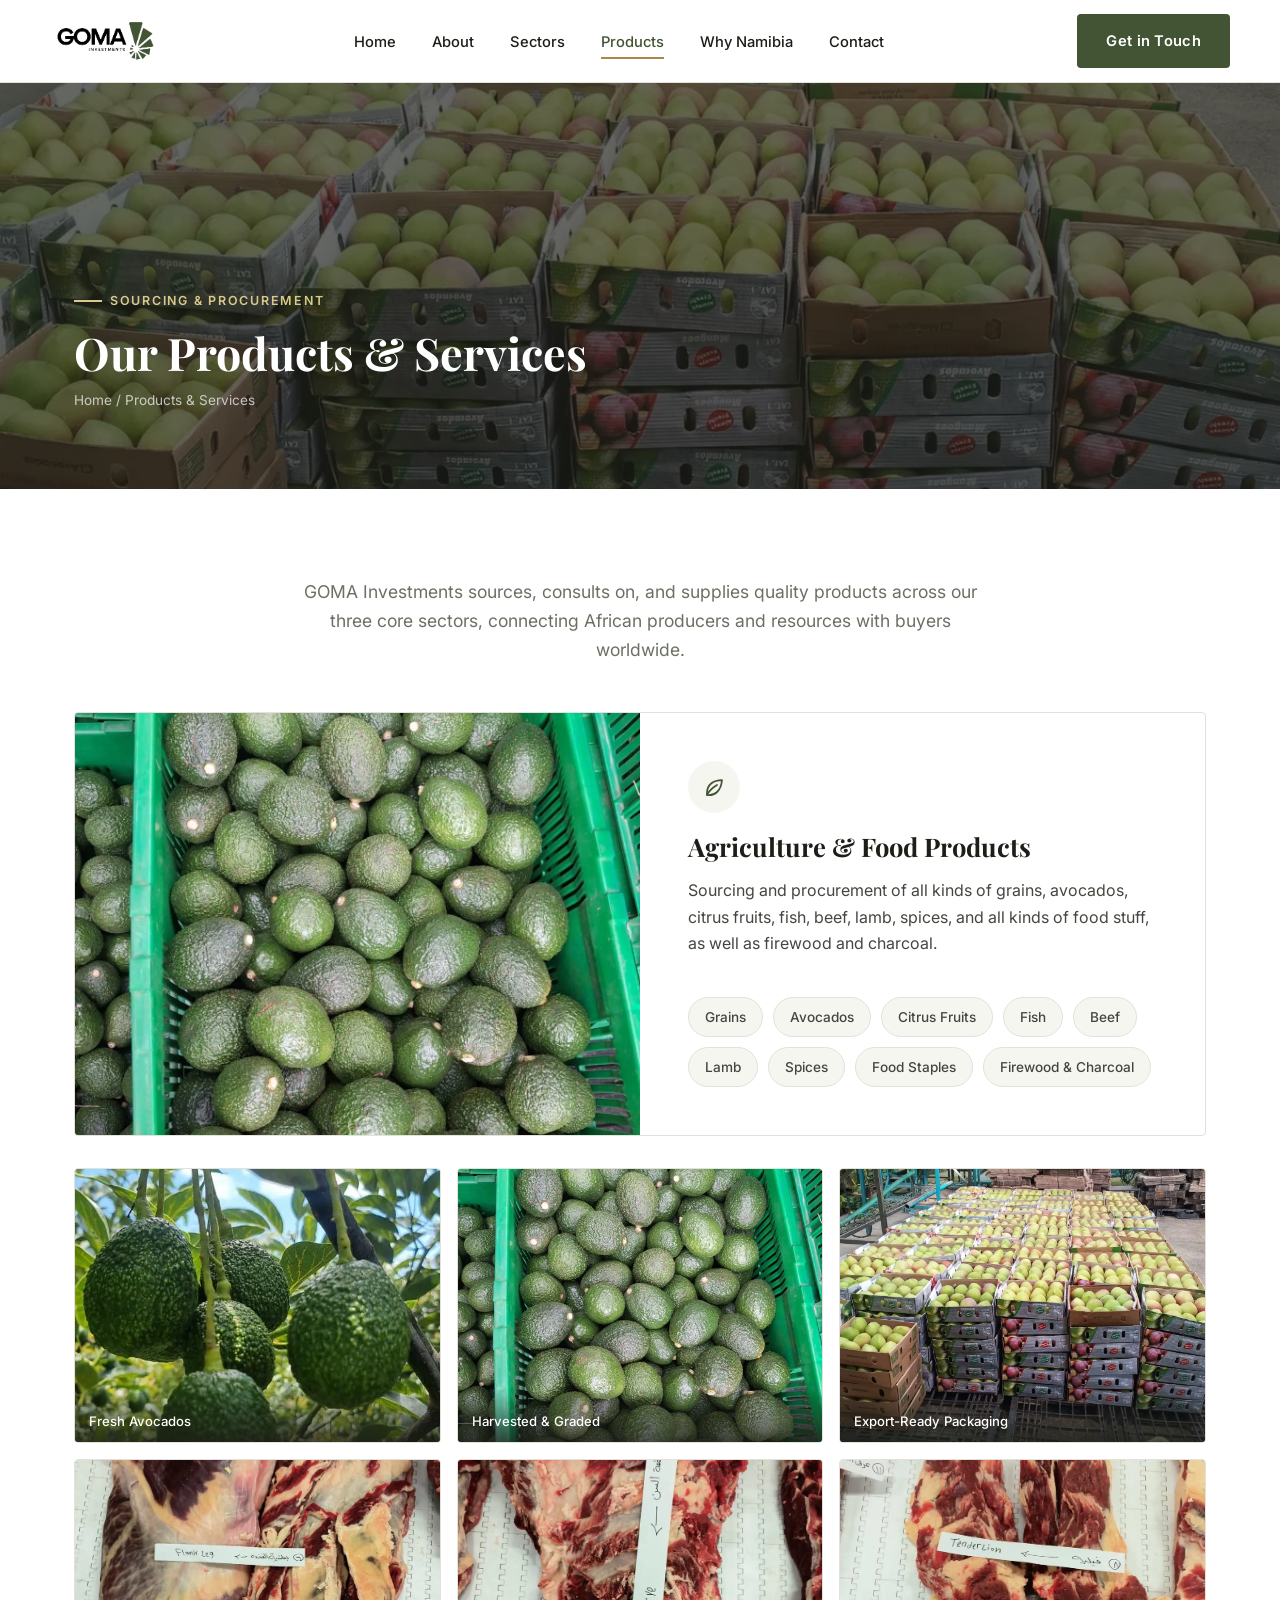
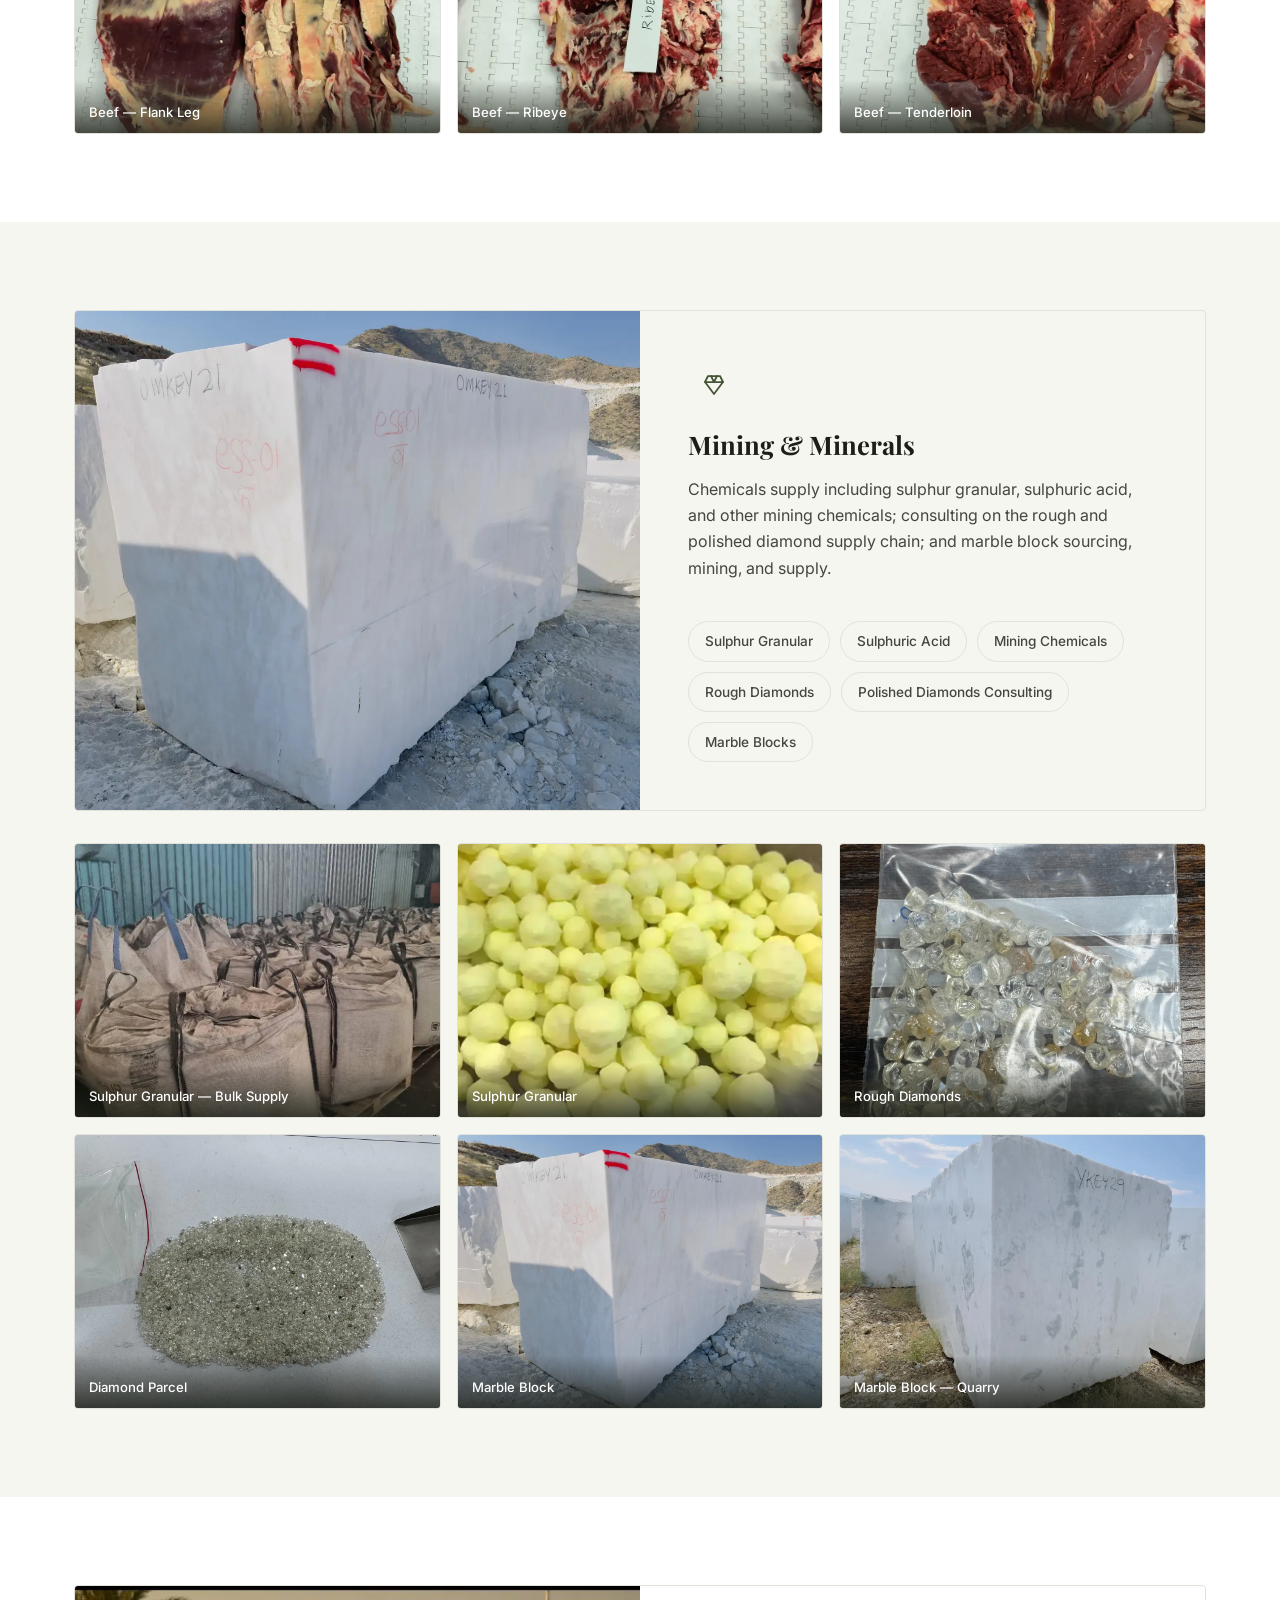
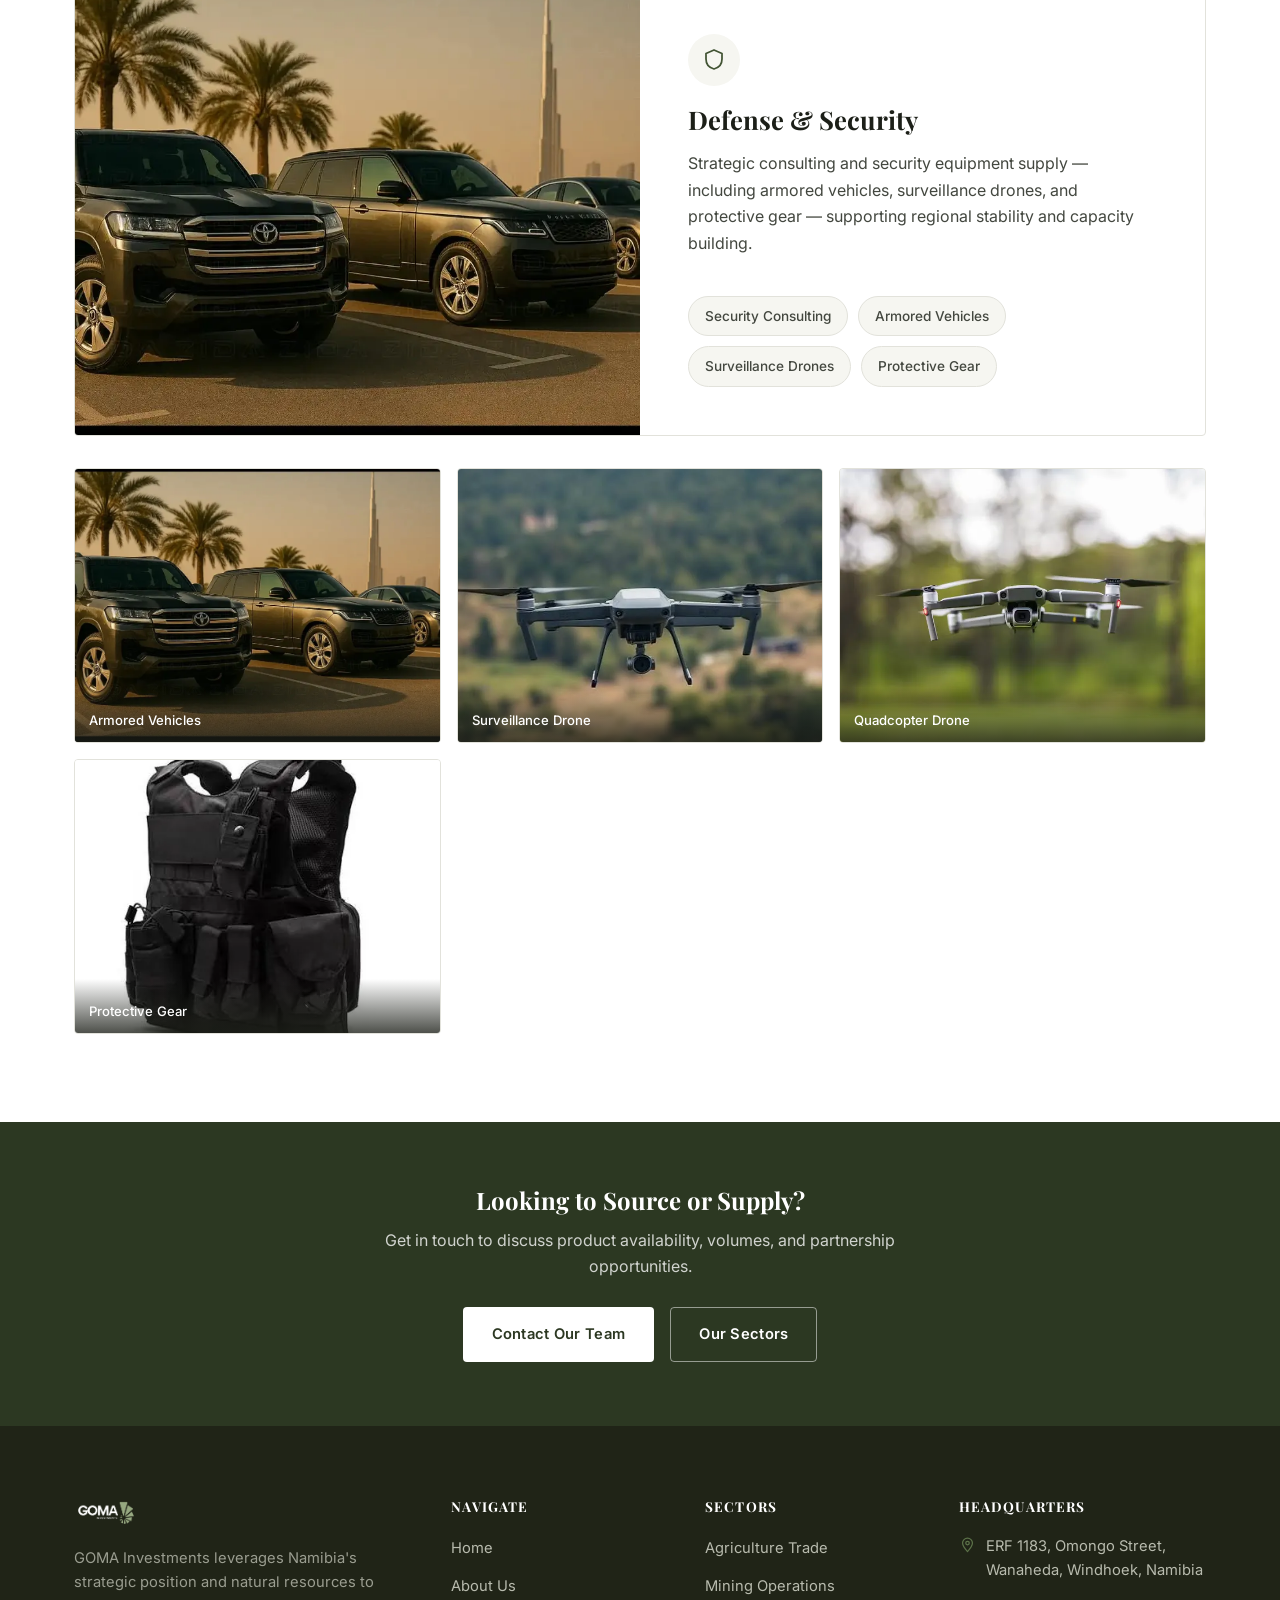
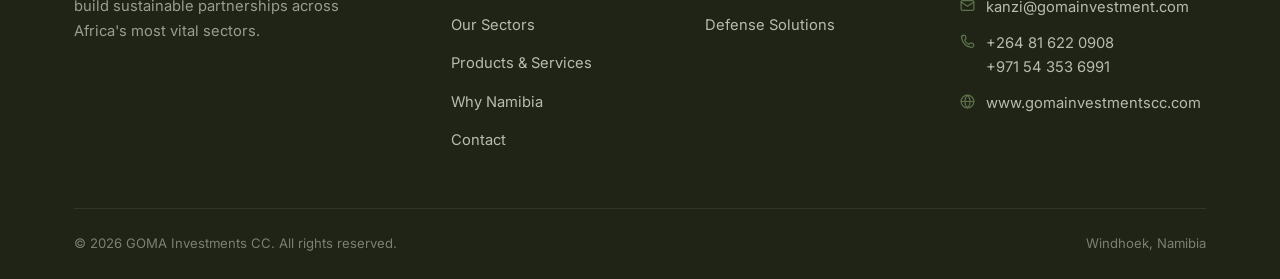
<file: products.html>
<!DOCTYPE html>
<html lang="en">
<head>
<meta charset="UTF-8">
<meta name="viewport" content="width=device-width, initial-scale=1.0">
<title>Products &amp; Services | GOMA Investments CC</title>
<meta name="description" content="GOMA Investments CC, based in Windhoek, Namibia, sources and supplies agricultural products, mining chemicals, diamonds, marble, and defense equipment across Africa.">
<link rel="canonical" href="https://gomainvestmentscc.com/products.html">
<meta property="og:type" content="website">
<meta property="og:site_name" content="GOMA Investments">
<meta property="og:title" content="Products &amp; Services | GOMA Investments CC">
<meta property="og:description" content="GOMA Investments CC, based in Windhoek, Namibia, sources and supplies agricultural products, mining chemicals, diamonds, marble, and defense equipment across Africa.">
<meta property="og:url" content="https://gomainvestmentscc.com/products.html">
<meta property="og:image" content="https://gomainvestmentscc.com/assets/images/logo.png">
<meta property="og:locale" content="en_NA">
<meta name="twitter:card" content="summary_large_image">
<meta name="twitter:title" content="Products &amp; Services | GOMA Investments CC">
<meta name="twitter:description" content="GOMA Investments CC, based in Windhoek, Namibia, sources and supplies agricultural products, mining chemicals, diamonds, marble, and defense equipment across Africa.">
<meta name="twitter:image" content="https://gomainvestmentscc.com/assets/images/logo.png">
<meta name="geo.region" content="NA">
<meta name="geo.placename" content="Windhoek">
<meta name="geo.position" content="-22.5559;17.0658">
<meta name="ICBM" content="-22.5559, 17.0658">
<link rel="icon" type="image/png" sizes="32x32" href="assets/images/favicon-32.png">
<link rel="apple-touch-icon" href="assets/images/favicon-180.png">
<link rel="preconnect" href="https://fonts.googleapis.com">
<link rel="preconnect" href="https://fonts.gstatic.com" crossorigin>
<link href="https://fonts.googleapis.com/css2?family=Inter:wght@400;500;600&family=Playfair+Display:wght@700&display=swap" rel="stylesheet">
<link rel="stylesheet" href="assets/css/style.css">
<link rel="preload" as="image" href="assets/images/product-export-boxes.webp" type="image/webp" fetchpriority="high">
<script type="application/ld+json">
{
  "@context": "https://schema.org",
  "@graph": [
    {
      "@type": ["Organization", "LocalBusiness"],
      "@id": "https://gomainvestmentscc.com/#organization",
      "name": "GOMA Investments",
      "legalName": "GOMA Investments CC",
      "alternateName": ["Goma Investments", "Goma Investment", "GOMA Investments CC", "Goma Investments cc"],
      "url": "https://gomainvestmentscc.com/",
      "logo": { "@type": "ImageObject", "url": "https://gomainvestmentscc.com/assets/images/logo.png" },
      "image": "https://gomainvestmentscc.com/assets/images/logo.png",
      "description": "GOMA Investments CC is a registered Close Corporation based in Windhoek, Namibia, driving sustainable growth across agriculture trade, mining operations, and defense partnerships in Africa.",
      "email": "kanzi@gomainvestment.com",
      "telephone": "+264816220908",
      "address": {
        "@type": "PostalAddress",
        "streetAddress": "ERF 1183, Omongo Street, Wanaheda",
        "addressLocality": "Windhoek",
        "addressCountry": "NA"
      },
      "geo": { "@type": "GeoCoordinates", "latitude": -22.5559, "longitude": 17.0658 },
      "areaServed": [
        { "@type": "Country", "name": "Namibia" },
        { "@type": "Place", "name": "SADC" }
      ],
      "knowsAbout": ["Agriculture Trade", "Mining Operations", "Defense Solutions", "Investment"]
    },
    {
      "@type": "WebSite",
      "@id": "https://gomainvestmentscc.com/#website",
      "url": "https://gomainvestmentscc.com/",
      "name": "GOMA Investments",
      "publisher": { "@id": "https://gomainvestmentscc.com/#organization" }
    },
    {
      "@type": "WebPage",
      "@id": "https://gomainvestmentscc.com/products.html#webpage",
      "url": "https://gomainvestmentscc.com/products.html",
      "name": "Products & Services | GOMA Investments CC",
      "isPartOf": { "@id": "https://gomainvestmentscc.com/#website" },
      "about": { "@id": "https://gomainvestmentscc.com/#organization" },
      "inLanguage": "en-NA"
    },
    {
      "@type": "BreadcrumbList",
      "itemListElement": [
        { "@type": "ListItem", "position": 1, "name": "Home", "item": "https://gomainvestmentscc.com/" },
        { "@type": "ListItem", "position": 2, "name": "Products & Services", "item": "https://gomainvestmentscc.com/products.html" }
      ]
    }
  ]
}
</script>
</head>
<body>

<header class="site-header">
  <div class="container header-inner">
    <a href="index.html" class="brand"><img src="assets/images/logo.png" alt="GOMA Investments" width="305" height="143"></a>
    <nav class="main-nav" id="main-nav">
      <ul>
        <li><a href="index.html">Home</a></li>
        <li><a href="about.html">About</a></li>
        <li><a href="sectors.html">Sectors</a></li>
        <li><a href="products.html" aria-current="page">Products</a></li>
        <li><a href="why-namibia.html">Why Namibia</a></li>
        <li><a href="contact.html">Contact</a></li>
      </ul>
    </nav>
    <div class="header-actions">
      <a href="contact.html" class="btn btn-primary header-cta">Get in Touch</a>
      <button class="nav-toggle" aria-label="Toggle navigation" aria-expanded="false">
        <svg class="icon" viewBox="0 0 24 24"><line x1="3" y1="6" x2="21" y2="6"/><line x1="3" y1="12" x2="21" y2="12"/><line x1="3" y1="18" x2="21" y2="18"/></svg>
      </button>
    </div>
  </div>
</header>

<main>

  <section class="page-header">
    <picture>
      <source srcset="assets/images/product-export-boxes.webp" type="image/webp">
      <img class="page-header-bg" src="assets/images/product-export-boxes.jpg" alt="" width="1200" height="900" fetchpriority="high">
    </picture>
    <div class="container">
      <span class="eyebrow on-dark">Sourcing &amp; Procurement</span>
      <h1>Our Products &amp; Services</h1>
      <p class="breadcrumb"><a href="index.html">Home</a> / Products &amp; Services</p>
    </div>
  </section>

  <section class="section">
    <div class="container">
      <div class="section-head center">
        <p class="lede">GOMA Investments sources, consults on, and supplies quality products across our three core sectors, connecting African producers and resources with buyers worldwide.</p>
      </div>

      <div id="agro" class="sector-block">
        <div class="sector-media" style="background-image: url('assets/images/product-avocado-crate.jpg'); background-image: image-set(url('assets/images/product-avocado-crate.webp') type('image/webp'), url('assets/images/product-avocado-crate.jpg') type('image/jpeg'));"></div>
        <div class="sector-copy">
          <div class="icon-badge">
            <svg class="icon" viewBox="0 0 24 24"><path d="M5 20c8 1 14-4 15-15-9 0-15 5-15 13 0 .8 0 1.4 0 2z"/><path d="M5 20c2-4 5-7 10-10"/></svg>
          </div>
          <h2>Agriculture &amp; Food Products</h2>
          <p>Sourcing and procurement of all kinds of grains, avocados, citrus fruits, fish, beef, lamb, spices, and all kinds of food stuff, as well as firewood and charcoal.</p>
          <div class="tag-list">
            <span class="tag-pill">Grains</span>
            <span class="tag-pill">Avocados</span>
            <span class="tag-pill">Citrus Fruits</span>
            <span class="tag-pill">Fish</span>
            <span class="tag-pill">Beef</span>
            <span class="tag-pill">Lamb</span>
            <span class="tag-pill">Spices</span>
            <span class="tag-pill">Food Staples</span>
            <span class="tag-pill">Firewood &amp; Charcoal</span>
          </div>
        </div>
      </div>

      <div class="gallery-grid">
        <a class="gallery-item" href="assets/images/product-avocado-tree.jpg" target="_blank" rel="noopener">
          <picture>
            <source srcset="assets/images/product-avocado-tree.webp" type="image/webp">
            <img src="assets/images/product-avocado-tree.jpg" alt="Avocados ripening on the tree" width="576" height="1280" loading="lazy">
          </picture>
          <span class="gallery-caption">Fresh Avocados</span>
        </a>
        <a class="gallery-item" href="assets/images/product-avocado-crate.jpg" target="_blank" rel="noopener">
          <picture>
            <source srcset="assets/images/product-avocado-crate.webp" type="image/webp">
            <img src="assets/images/product-avocado-crate.jpg" alt="Freshly harvested avocados sorted in crates" width="1200" height="1600" loading="lazy">
          </picture>
          <span class="gallery-caption">Harvested &amp; Graded</span>
        </a>
        <a class="gallery-item" href="assets/images/product-export-boxes.jpg" target="_blank" rel="noopener">
          <picture>
            <source srcset="assets/images/product-export-boxes.webp" type="image/webp">
            <img src="assets/images/product-export-boxes.jpg" alt="Export-packed boxes of avocados and mangoes ready for shipment" width="1200" height="900" loading="lazy">
          </picture>
          <span class="gallery-caption">Export-Ready Packaging</span>
        </a>
        <a class="gallery-item" href="assets/images/product-beef-flank.jpg" target="_blank" rel="noopener">
          <picture>
            <source srcset="assets/images/product-beef-flank.webp" type="image/webp">
            <img src="assets/images/product-beef-flank.jpg" alt="Labeled flank leg beef cut at processing" width="900" height="1600" loading="lazy">
          </picture>
          <span class="gallery-caption">Beef — Flank Leg</span>
        </a>
        <a class="gallery-item" href="assets/images/product-beef-ribeye.jpg" target="_blank" rel="noopener">
          <picture>
            <source srcset="assets/images/product-beef-ribeye.webp" type="image/webp">
            <img src="assets/images/product-beef-ribeye.jpg" alt="Labeled ribeye beef cut at processing" width="900" height="1600" loading="lazy">
          </picture>
          <span class="gallery-caption">Beef — Ribeye</span>
        </a>
        <a class="gallery-item" href="assets/images/product-beef-tenderloin.jpg" target="_blank" rel="noopener">
          <picture>
            <source srcset="assets/images/product-beef-tenderloin.webp" type="image/webp">
            <img src="assets/images/product-beef-tenderloin.jpg" alt="Labeled tenderloin beef cut at processing" width="900" height="1600" loading="lazy">
          </picture>
          <span class="gallery-caption">Beef — Tenderloin</span>
        </a>
      </div>
    </div>
  </section>

  <section class="section section--alt">
    <div class="container">

      <div id="mining" class="sector-block reverse">
        <div class="sector-media" style="background-image: url('assets/images/product-marble-block.jpg'); background-image: image-set(url('assets/images/product-marble-block.webp') type('image/webp'), url('assets/images/product-marble-block.jpg') type('image/jpeg'));"></div>
        <div class="sector-copy">
          <div class="icon-badge">
            <svg class="icon" viewBox="0 0 24 24"><path d="M6 3h12l3 6-9 12L3 9z"/><path d="M3 9h18"/><path d="M9 3l3 6 3-6"/></svg>
          </div>
          <h2>Mining &amp; Minerals</h2>
          <p>Chemicals supply including sulphur granular, sulphuric acid, and other mining chemicals; consulting on the rough and polished diamond supply chain; and marble block sourcing, mining, and supply.</p>
          <div class="tag-list">
            <span class="tag-pill">Sulphur Granular</span>
            <span class="tag-pill">Sulphuric Acid</span>
            <span class="tag-pill">Mining Chemicals</span>
            <span class="tag-pill">Rough Diamonds</span>
            <span class="tag-pill">Polished Diamonds Consulting</span>
            <span class="tag-pill">Marble Blocks</span>
          </div>
        </div>
      </div>

      <div class="gallery-grid">
        <a class="gallery-item" href="assets/images/product-sulphur-bags.jpg" target="_blank" rel="noopener">
          <picture>
            <source srcset="assets/images/product-sulphur-bags.webp" type="image/webp">
            <img src="assets/images/product-sulphur-bags.jpg" alt="Bulk bags of sulphur granular staged for shipment" width="750" height="1000" loading="lazy">
          </picture>
          <span class="gallery-caption">Sulphur Granular — Bulk Supply</span>
        </a>
        <a class="gallery-item" href="assets/images/product-sulphur-granules.jpg" target="_blank" rel="noopener">
          <picture>
            <source srcset="assets/images/product-sulphur-granules.webp" type="image/webp">
            <img src="assets/images/product-sulphur-granules.jpg" alt="Close-up of sulphur granular pellets" width="768" height="1024" loading="lazy">
          </picture>
          <span class="gallery-caption">Sulphur Granular</span>
        </a>
        <a class="gallery-item" href="assets/images/product-diamonds-rough.jpg" target="_blank" rel="noopener">
          <picture>
            <source srcset="assets/images/product-diamonds-rough.webp" type="image/webp">
            <img src="assets/images/product-diamonds-rough.jpg" alt="Rough diamonds in a sample bag" width="1200" height="1600" loading="lazy">
          </picture>
          <span class="gallery-caption">Rough Diamonds</span>
        </a>
        <a class="gallery-item" href="assets/images/product-diamonds-pile.jpg" target="_blank" rel="noopener">
          <picture>
            <source srcset="assets/images/product-diamonds-pile.webp" type="image/webp">
            <img src="assets/images/product-diamonds-pile.jpg" alt="A parcel of rough diamonds" width="1200" height="900" loading="lazy">
          </picture>
          <span class="gallery-caption">Diamond Parcel</span>
        </a>
        <a class="gallery-item" href="assets/images/product-marble-block.jpg" target="_blank" rel="noopener">
          <picture>
            <source srcset="assets/images/product-marble-block.webp" type="image/webp">
            <img src="assets/images/product-marble-block.jpg" alt="Quarried marble block ready for transport" width="1200" height="899" loading="lazy">
          </picture>
          <span class="gallery-caption">Marble Block</span>
        </a>
        <a class="gallery-item" href="assets/images/product-marble-block2.jpg" target="_blank" rel="noopener">
          <picture>
            <source srcset="assets/images/product-marble-block2.webp" type="image/webp">
            <img src="assets/images/product-marble-block2.jpg" alt="Marble block at the quarry" width="1200" height="900" loading="lazy">
          </picture>
          <span class="gallery-caption">Marble Block — Quarry</span>
        </a>
      </div>
    </div>
  </section>

  <section class="section">
    <div class="container">

      <div id="defense" class="sector-block reverse">
        <div class="sector-media" style="background-image: url('assets/images/product-armored-cars.jpg'); background-image: image-set(url('assets/images/product-armored-cars.webp') type('image/webp'), url('assets/images/product-armored-cars.jpg') type('image/jpeg'));"></div>
        <div class="sector-copy">
          <div class="icon-badge">
            <svg class="icon" viewBox="0 0 24 24"><path d="M12 2l8 3.5V11c0 5.5-3.4 8.8-8 10-4.6-1.2-8-4.5-8-10V5.5L12 2z"/></svg>
          </div>
          <h2>Defense &amp; Security</h2>
          <p>Strategic consulting and security equipment supply — including armored vehicles, surveillance drones, and protective gear — supporting regional stability and capacity building.</p>
          <div class="tag-list">
            <span class="tag-pill">Security Consulting</span>
            <span class="tag-pill">Armored Vehicles</span>
            <span class="tag-pill">Surveillance Drones</span>
            <span class="tag-pill">Protective Gear</span>
          </div>
        </div>
      </div>

      <div class="gallery-grid">
        <a class="gallery-item" href="assets/images/product-armored-cars.jpg" target="_blank" rel="noopener">
          <picture>
            <source srcset="assets/images/product-armored-cars.webp" type="image/webp">
            <img src="assets/images/product-armored-cars.jpg" alt="Armored SUVs staged for delivery" width="1192" height="693" loading="lazy">
          </picture>
          <span class="gallery-caption">Armored Vehicles</span>
        </a>
        <a class="gallery-item" href="assets/images/product-drone.jpg" target="_blank" rel="noopener">
          <picture>
            <source srcset="assets/images/product-drone.webp" type="image/webp">
            <img src="assets/images/product-drone.jpg" alt="Surveillance drone in flight" width="638" height="480" loading="lazy">
          </picture>
          <span class="gallery-caption">Surveillance Drone</span>
        </a>
        <a class="gallery-item" href="assets/images/product-drone-2.jpg" target="_blank" rel="noopener">
          <picture>
            <source srcset="assets/images/product-drone-2.webp" type="image/webp">
            <img src="assets/images/product-drone-2.jpg" alt="Quadcopter drone hovering outdoors" width="740" height="493" loading="lazy">
          </picture>
          <span class="gallery-caption">Quadcopter Drone</span>
        </a>
        <a class="gallery-item" href="assets/images/product-protective-gear.jpg" target="_blank" rel="noopener">
          <picture>
            <source srcset="assets/images/product-protective-gear.webp" type="image/webp">
            <img src="assets/images/product-protective-gear.jpg" alt="Tactical protective vest" width="447" height="447" loading="lazy">
          </picture>
          <span class="gallery-caption">Protective Gear</span>
        </a>
      </div>
    </div>
  </section>

  <section class="cta-banner">
    <div class="container">
      <h2>Looking to Source or Supply?</h2>
      <p>Get in touch to discuss product availability, volumes, and partnership opportunities.</p>
      <div class="btn-group">
        <a href="contact.html" class="btn btn-white">Contact Our Team</a>
        <a href="sectors.html" class="btn btn-on-dark">Our Sectors</a>
      </div>
    </div>
  </section>

</main>

<footer class="site-footer">
  <div class="container">
    <div class="footer-grid">
      <div class="footer-brand">
        <img src="assets/images/logo-white.png" alt="GOMA Investments" width="305" height="143" loading="lazy">
        <p>GOMA Investments leverages Namibia's strategic position and natural resources to build sustainable partnerships across Africa's most vital sectors.</p>
      </div>
      <div class="footer-col">
        <h4>Navigate</h4>
        <ul>
          <li><a href="index.html">Home</a></li>
          <li><a href="about.html">About Us</a></li>
          <li><a href="sectors.html">Our Sectors</a></li>
          <li><a href="products.html">Products &amp; Services</a></li>
          <li><a href="why-namibia.html">Why Namibia</a></li>
          <li><a href="contact.html">Contact</a></li>
        </ul>
      </div>
      <div class="footer-col">
        <h4>Sectors</h4>
        <ul>
          <li><a href="sectors.html#agriculture">Agriculture Trade</a></li>
          <li><a href="sectors.html#mining">Mining Operations</a></li>
          <li><a href="sectors.html#defense">Defense Solutions</a></li>
        </ul>
      </div>
      <div class="footer-col">
        <h4>Headquarters</h4>
        <div class="contact-line">
          <svg class="icon" viewBox="0 0 24 24"><path d="M12 22s7-7.58 7-12a7 7 0 1 0-14 0c0 4.42 7 12 7 12z"/><circle cx="12" cy="10" r="2.5"/></svg>
          <span>ERF 1183, Omongo Street, Wanaheda, Windhoek, Namibia</span>
        </div>
        <div class="contact-line" style="margin-top:12px;">
          <svg class="icon" viewBox="0 0 24 24"><rect x="3" y="5" width="18" height="14" rx="2"/><polyline points="3 7 12 13 21 7"/></svg>
          <a href="mailto:kanzi@gomainvestment.com">kanzi@gomainvestment.com</a>
        </div>
        <div class="contact-line" style="margin-top:12px;">
          <svg class="icon" viewBox="0 0 24 24"><path d="M6 3l3 1 1 4-2 2c1 3 3 5 6 6l2-2 4 1 1 3c-1 2-3 3-5 2-6-1-11-6-12-12-1-2 0-4 2-5z"/></svg>
          <span><a href="tel:+264816220908">+264 81 622 0908</a><br><a href="tel:+971543536991">+971 54 353 6991</a></span>
        </div>
        <div class="contact-line" style="margin-top:12px;">
          <svg class="icon" viewBox="0 0 24 24"><circle cx="12" cy="12" r="9"/><line x1="3" y1="12" x2="21" y2="12"/><path d="M12 3c2.5 2.7 3.8 6 3.8 9s-1.3 6.3-3.8 9c-2.5-2.7-3.8-6-3.8-9s1.3-6.3 3.8-9z"/></svg>
          <a href="https://www.gomainvestmentscc.com" target="_blank" rel="noopener">www.gomainvestmentscc.com</a>
        </div>
      </div>
    </div>
    <div class="footer-bottom">
      <span>&copy; <span data-year>2026</span> GOMA Investments CC. All rights reserved.</span>
      <span>Windhoek, Namibia</span>
    </div>
  </div>
</footer>

<script src="assets/js/main.js"></script>
</body>
</html>
</file>
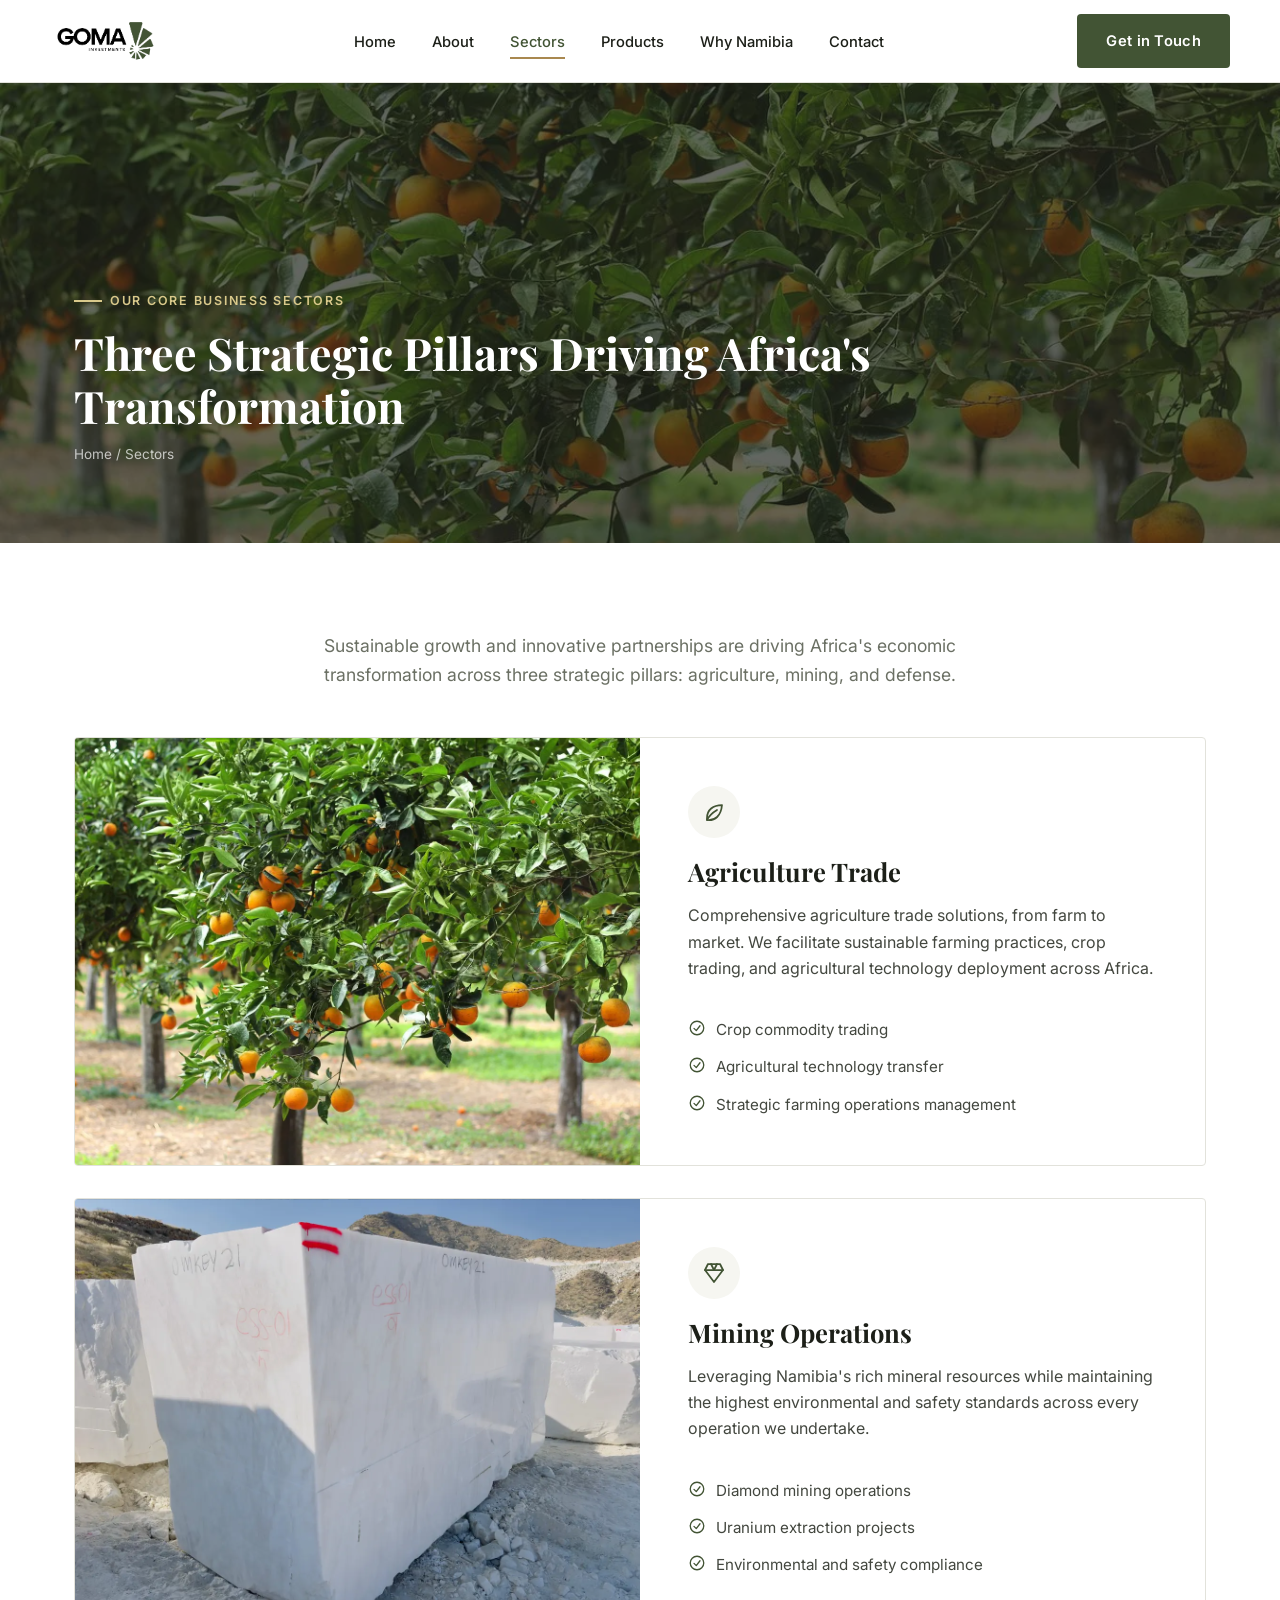
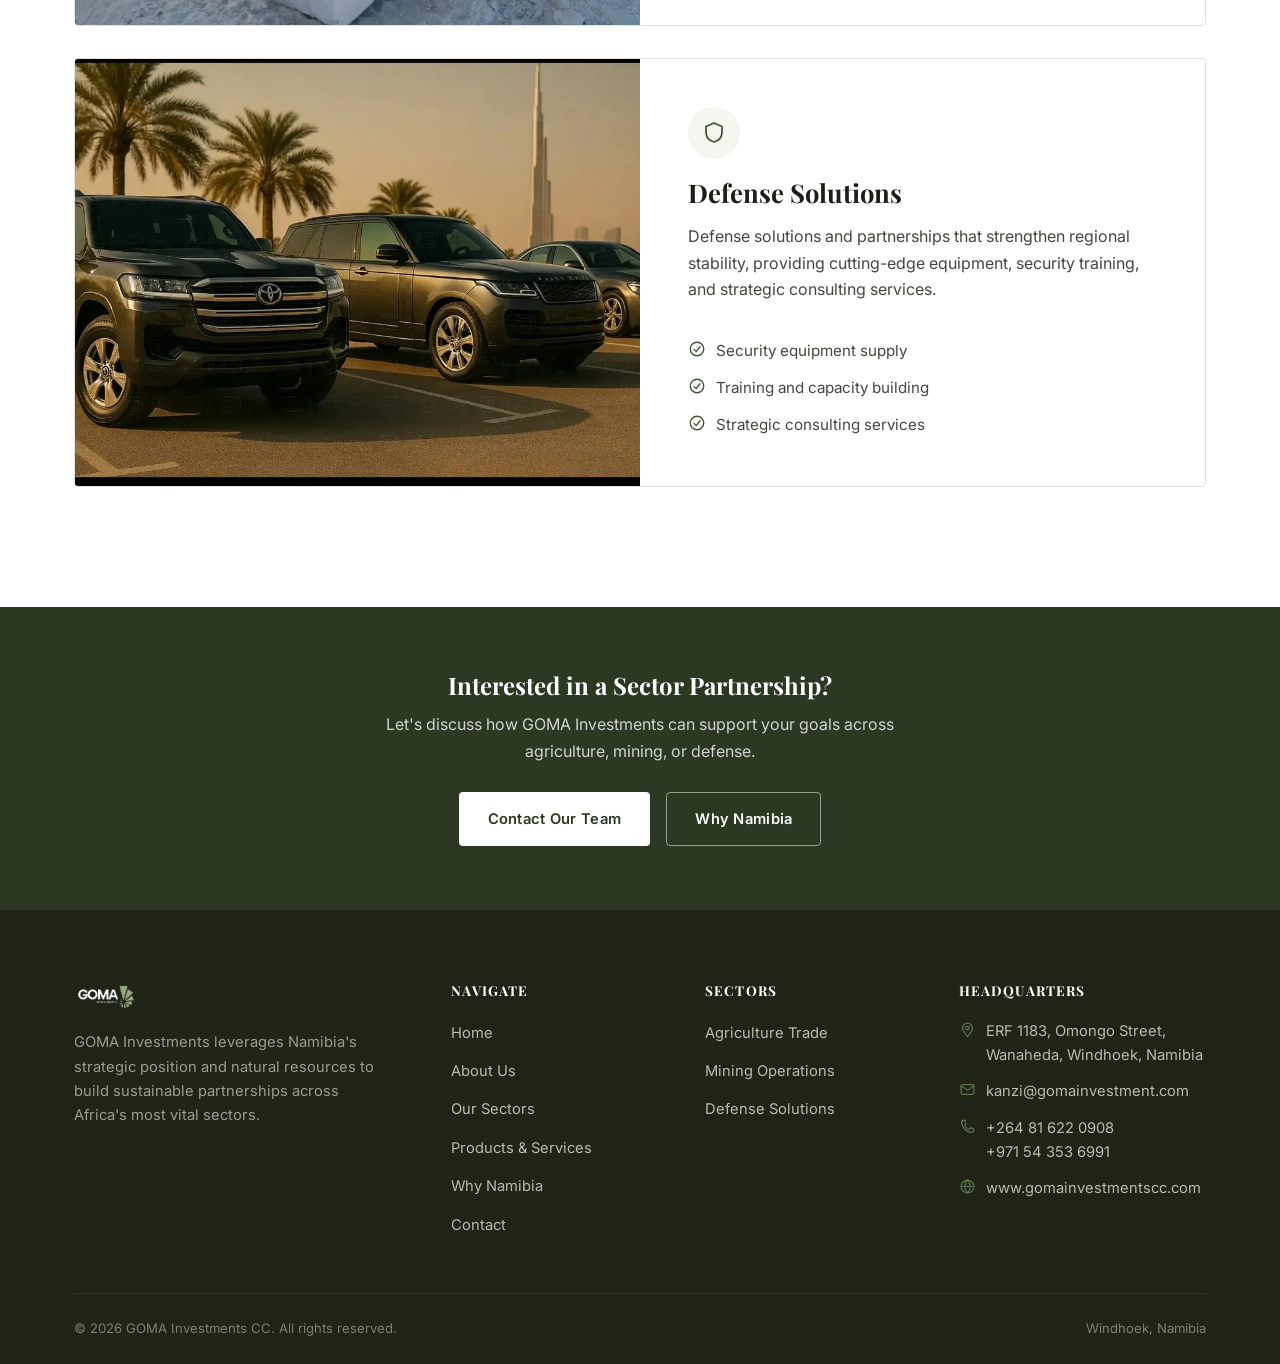
<file: sectors.html>
<!DOCTYPE html>
<html lang="en">
<head>
<meta charset="UTF-8">
<meta name="viewport" content="width=device-width, initial-scale=1.0">
<title>Our Sectors | GOMA Investments CC — Namibia</title>
<meta name="description" content="Explore GOMA Investments CC's three core business sectors from our Windhoek, Namibia headquarters: Agriculture Trade, Mining Operations, and Defense Solutions.">
<link rel="canonical" href="https://gomainvestmentscc.com/sectors.html">
<meta property="og:type" content="website">
<meta property="og:site_name" content="GOMA Investments">
<meta property="og:title" content="Our Sectors | GOMA Investments CC — Namibia">
<meta property="og:description" content="Explore GOMA Investments CC's three core business sectors from our Windhoek, Namibia headquarters: Agriculture Trade, Mining Operations, and Defense Solutions.">
<meta property="og:url" content="https://gomainvestmentscc.com/sectors.html">
<meta property="og:image" content="https://gomainvestmentscc.com/assets/images/logo.png">
<meta property="og:locale" content="en_NA">
<meta name="twitter:card" content="summary_large_image">
<meta name="twitter:title" content="Our Sectors | GOMA Investments CC — Namibia">
<meta name="twitter:description" content="Explore GOMA Investments CC's three core business sectors from our Windhoek, Namibia headquarters: Agriculture Trade, Mining Operations, and Defense Solutions.">
<meta name="twitter:image" content="https://gomainvestmentscc.com/assets/images/logo.png">
<meta name="geo.region" content="NA">
<meta name="geo.placename" content="Windhoek">
<meta name="geo.position" content="-22.5559;17.0658">
<meta name="ICBM" content="-22.5559, 17.0658">
<link rel="icon" type="image/png" sizes="32x32" href="assets/images/favicon-32.png">
<link rel="apple-touch-icon" href="assets/images/favicon-180.png">
<link rel="preconnect" href="https://fonts.googleapis.com">
<link rel="preconnect" href="https://fonts.gstatic.com" crossorigin>
<link href="https://fonts.googleapis.com/css2?family=Inter:wght@400;500;600&family=Playfair+Display:wght@700&display=swap" rel="stylesheet">
<link rel="stylesheet" href="assets/css/style.css">
<link rel="preload" as="image" href="assets/images/orange-orchard.webp" type="image/webp" fetchpriority="high">
<script type="application/ld+json">
{
  "@context": "https://schema.org",
  "@graph": [
    {
      "@type": ["Organization", "LocalBusiness"],
      "@id": "https://gomainvestmentscc.com/#organization",
      "name": "GOMA Investments",
      "legalName": "GOMA Investments CC",
      "alternateName": ["Goma Investments", "Goma Investment", "GOMA Investments CC", "Goma Investments cc"],
      "url": "https://gomainvestmentscc.com/",
      "logo": { "@type": "ImageObject", "url": "https://gomainvestmentscc.com/assets/images/logo.png" },
      "image": "https://gomainvestmentscc.com/assets/images/logo.png",
      "description": "GOMA Investments CC is a registered Close Corporation based in Windhoek, Namibia, driving sustainable growth across agriculture trade, mining operations, and defense partnerships in Africa.",
      "email": "kanzi@gomainvestment.com",
      "telephone": "+264816220908",
      "address": {
        "@type": "PostalAddress",
        "streetAddress": "ERF 1183, Omongo Street, Wanaheda",
        "addressLocality": "Windhoek",
        "addressCountry": "NA"
      },
      "geo": { "@type": "GeoCoordinates", "latitude": -22.5559, "longitude": 17.0658 },
      "areaServed": [
        { "@type": "Country", "name": "Namibia" },
        { "@type": "Place", "name": "SADC" }
      ],
      "knowsAbout": ["Agriculture Trade", "Mining Operations", "Defense Solutions", "Investment"]
    },
    {
      "@type": "WebSite",
      "@id": "https://gomainvestmentscc.com/#website",
      "url": "https://gomainvestmentscc.com/",
      "name": "GOMA Investments",
      "publisher": { "@id": "https://gomainvestmentscc.com/#organization" }
    },
    {
      "@type": "WebPage",
      "@id": "https://gomainvestmentscc.com/sectors.html#webpage",
      "url": "https://gomainvestmentscc.com/sectors.html",
      "name": "Our Sectors | GOMA Investments CC — Namibia",
      "isPartOf": { "@id": "https://gomainvestmentscc.com/#website" },
      "about": { "@id": "https://gomainvestmentscc.com/#organization" },
      "inLanguage": "en-NA"
    },
    {
      "@type": "BreadcrumbList",
      "itemListElement": [
        { "@type": "ListItem", "position": 1, "name": "Home", "item": "https://gomainvestmentscc.com/" },
        { "@type": "ListItem", "position": 2, "name": "Sectors", "item": "https://gomainvestmentscc.com/sectors.html" }
      ]
    }
  ]
}
</script>
</head>
<body>

<header class="site-header">
  <div class="container header-inner">
    <a href="index.html" class="brand"><img src="assets/images/logo.png" alt="GOMA Investments" width="305" height="143"></a>
    <nav class="main-nav" id="main-nav">
      <ul>
        <li><a href="index.html">Home</a></li>
        <li><a href="about.html">About</a></li>
        <li><a href="sectors.html" aria-current="page">Sectors</a></li>
        <li><a href="products.html">Products</a></li>
        <li><a href="why-namibia.html">Why Namibia</a></li>
        <li><a href="contact.html">Contact</a></li>
      </ul>
    </nav>
    <div class="header-actions">
      <a href="contact.html" class="btn btn-primary header-cta">Get in Touch</a>
      <button class="nav-toggle" aria-label="Toggle navigation" aria-expanded="false">
        <svg class="icon" viewBox="0 0 24 24"><line x1="3" y1="6" x2="21" y2="6"/><line x1="3" y1="12" x2="21" y2="12"/><line x1="3" y1="18" x2="21" y2="18"/></svg>
      </button>
    </div>
  </div>
</header>

<main>

  <section class="page-header">
    <picture>
      <source srcset="assets/images/orange-orchard.webp" type="image/webp">
      <img class="page-header-bg" src="assets/images/orange-orchard.jpg" alt="" width="1200" height="892" fetchpriority="high">
    </picture>
    <div class="container">
      <span class="eyebrow on-dark">Our Core Business Sectors</span>
      <h1>Three Strategic Pillars Driving Africa's Transformation</h1>
      <p class="breadcrumb"><a href="index.html">Home</a> / Sectors</p>
    </div>
  </section>

  <section class="section">
    <div class="container">
      <div class="section-head center">
        <p class="lede">Sustainable growth and innovative partnerships are driving Africa's economic transformation across three strategic pillars: agriculture, mining, and defense.</p>
      </div>

      <div id="agriculture" class="sector-block">
        <div class="sector-media" style="background-image: url('assets/images/orange-orchard.jpg'); background-image: image-set(url('assets/images/orange-orchard.webp') type('image/webp'), url('assets/images/orange-orchard.jpg') type('image/jpeg'));"></div>
        <div class="sector-copy">
          <div class="icon-badge">
            <svg class="icon" viewBox="0 0 24 24"><path d="M5 20c8 1 14-4 15-15-9 0-15 5-15 13 0 .8 0 1.4 0 2z"/><path d="M5 20c2-4 5-7 10-10"/></svg>
          </div>
          <h2>Agriculture Trade</h2>
          <p>Comprehensive agriculture trade solutions, from farm to market. We facilitate sustainable farming practices, crop trading, and agricultural technology deployment across Africa.</p>
          <ul class="sector-list">
            <li>
              <svg class="icon" viewBox="0 0 24 24"><circle cx="12" cy="12" r="9"/><polyline points="8 12.5 11 15.5 16 9"/></svg>
              Crop commodity trading
            </li>
            <li>
              <svg class="icon" viewBox="0 0 24 24"><circle cx="12" cy="12" r="9"/><polyline points="8 12.5 11 15.5 16 9"/></svg>
              Agricultural technology transfer
            </li>
            <li>
              <svg class="icon" viewBox="0 0 24 24"><circle cx="12" cy="12" r="9"/><polyline points="8 12.5 11 15.5 16 9"/></svg>
              Strategic farming operations management
            </li>
          </ul>
        </div>
      </div>

      <div id="mining" class="sector-block reverse">
        <div class="sector-media" style="background-image: url('assets/images/product-marble-block.jpg'); background-image: image-set(url('assets/images/product-marble-block.webp') type('image/webp'), url('assets/images/product-marble-block.jpg') type('image/jpeg'));"></div>
        <div class="sector-copy">
          <div class="icon-badge">
            <svg class="icon" viewBox="0 0 24 24"><path d="M6 3h12l3 6-9 12L3 9z"/><path d="M3 9h18"/><path d="M9 3l3 6 3-6"/></svg>
          </div>
          <h2>Mining Operations</h2>
          <p>Leveraging Namibia's rich mineral resources while maintaining the highest environmental and safety standards across every operation we undertake.</p>
          <ul class="sector-list">
            <li>
              <svg class="icon" viewBox="0 0 24 24"><circle cx="12" cy="12" r="9"/><polyline points="8 12.5 11 15.5 16 9"/></svg>
              Diamond mining operations
            </li>
            <li>
              <svg class="icon" viewBox="0 0 24 24"><circle cx="12" cy="12" r="9"/><polyline points="8 12.5 11 15.5 16 9"/></svg>
              Uranium extraction projects
            </li>
            <li>
              <svg class="icon" viewBox="0 0 24 24"><circle cx="12" cy="12" r="9"/><polyline points="8 12.5 11 15.5 16 9"/></svg>
              Environmental and safety compliance
            </li>
          </ul>
        </div>
      </div>

      <div id="defense" class="sector-block">
        <div class="sector-media" style="background-image: url('assets/images/product-armored-cars.jpg'); background-image: image-set(url('assets/images/product-armored-cars.webp') type('image/webp'), url('assets/images/product-armored-cars.jpg') type('image/jpeg'));"></div>
        <div class="sector-copy">
          <div class="icon-badge">
            <svg class="icon" viewBox="0 0 24 24"><path d="M12 2l8 3.5V11c0 5.5-3.4 8.8-8 10-4.6-1.2-8-4.5-8-10V5.5L12 2z"/></svg>
          </div>
          <h2>Defense Solutions</h2>
          <p>Defense solutions and partnerships that strengthen regional stability, providing cutting-edge equipment, security training, and strategic consulting services.</p>
          <ul class="sector-list">
            <li>
              <svg class="icon" viewBox="0 0 24 24"><circle cx="12" cy="12" r="9"/><polyline points="8 12.5 11 15.5 16 9"/></svg>
              Security equipment supply
            </li>
            <li>
              <svg class="icon" viewBox="0 0 24 24"><circle cx="12" cy="12" r="9"/><polyline points="8 12.5 11 15.5 16 9"/></svg>
              Training and capacity building
            </li>
            <li>
              <svg class="icon" viewBox="0 0 24 24"><circle cx="12" cy="12" r="9"/><polyline points="8 12.5 11 15.5 16 9"/></svg>
              Strategic consulting services
            </li>
          </ul>
        </div>
      </div>

    </div>
  </section>

  <section class="cta-banner">
    <div class="container">
      <h2>Interested in a Sector Partnership?</h2>
      <p>Let's discuss how GOMA Investments can support your goals across agriculture, mining, or defense.</p>
      <div class="btn-group">
        <a href="contact.html" class="btn btn-white">Contact Our Team</a>
        <a href="why-namibia.html" class="btn btn-on-dark">Why Namibia</a>
      </div>
    </div>
  </section>

</main>

<footer class="site-footer">
  <div class="container">
    <div class="footer-grid">
      <div class="footer-brand">
        <img src="assets/images/logo-white.png" alt="GOMA Investments" width="305" height="143" loading="lazy">
        <p>GOMA Investments leverages Namibia's strategic position and natural resources to build sustainable partnerships across Africa's most vital sectors.</p>
      </div>
      <div class="footer-col">
        <h4>Navigate</h4>
        <ul>
          <li><a href="index.html">Home</a></li>
          <li><a href="about.html">About Us</a></li>
          <li><a href="sectors.html">Our Sectors</a></li>
          <li><a href="products.html">Products &amp; Services</a></li>
          <li><a href="why-namibia.html">Why Namibia</a></li>
          <li><a href="contact.html">Contact</a></li>
        </ul>
      </div>
      <div class="footer-col">
        <h4>Sectors</h4>
        <ul>
          <li><a href="sectors.html#agriculture">Agriculture Trade</a></li>
          <li><a href="sectors.html#mining">Mining Operations</a></li>
          <li><a href="sectors.html#defense">Defense Solutions</a></li>
        </ul>
      </div>
      <div class="footer-col">
        <h4>Headquarters</h4>
        <div class="contact-line">
          <svg class="icon" viewBox="0 0 24 24"><path d="M12 22s7-7.58 7-12a7 7 0 1 0-14 0c0 4.42 7 12 7 12z"/><circle cx="12" cy="10" r="2.5"/></svg>
          <span>ERF 1183, Omongo Street, Wanaheda, Windhoek, Namibia</span>
        </div>
        <div class="contact-line" style="margin-top:12px;">
          <svg class="icon" viewBox="0 0 24 24"><rect x="3" y="5" width="18" height="14" rx="2"/><polyline points="3 7 12 13 21 7"/></svg>
          <a href="mailto:kanzi@gomainvestment.com">kanzi@gomainvestment.com</a>
        </div>
        <div class="contact-line" style="margin-top:12px;">
          <svg class="icon" viewBox="0 0 24 24"><path d="M6 3l3 1 1 4-2 2c1 3 3 5 6 6l2-2 4 1 1 3c-1 2-3 3-5 2-6-1-11-6-12-12-1-2 0-4 2-5z"/></svg>
          <span><a href="tel:+264816220908">+264 81 622 0908</a><br><a href="tel:+971543536991">+971 54 353 6991</a></span>
        </div>
        <div class="contact-line" style="margin-top:12px;">
          <svg class="icon" viewBox="0 0 24 24"><circle cx="12" cy="12" r="9"/><line x1="3" y1="12" x2="21" y2="12"/><path d="M12 3c2.5 2.7 3.8 6 3.8 9s-1.3 6.3-3.8 9c-2.5-2.7-3.8-6-3.8-9s1.3-6.3 3.8-9z"/></svg>
          <a href="https://www.gomainvestmentscc.com" target="_blank" rel="noopener">www.gomainvestmentscc.com</a>
        </div>
      </div>
    </div>
    <div class="footer-bottom">
      <span>&copy; <span data-year>2026</span> GOMA Investments CC. All rights reserved.</span>
      <span>Windhoek, Namibia</span>
    </div>
  </div>
</footer>

<script src="assets/js/main.js"></script>
</body>
</html>
</file>
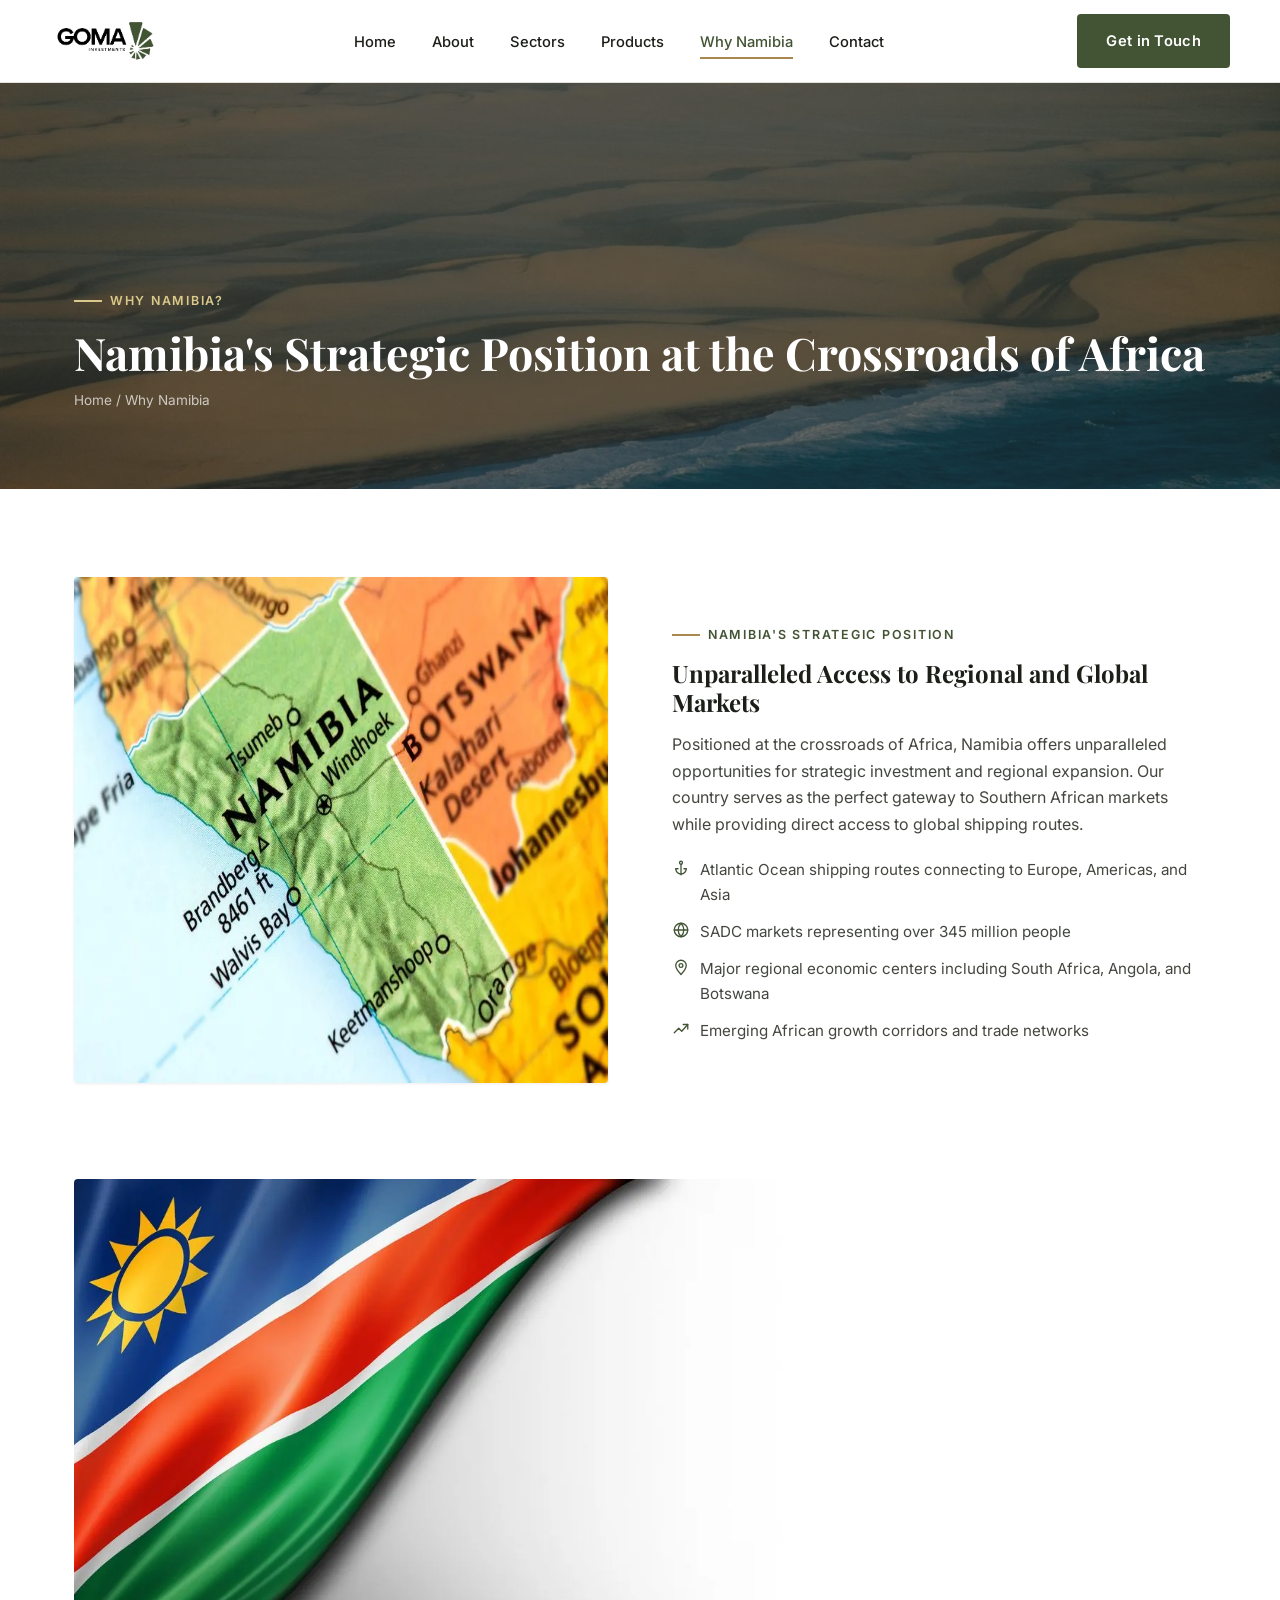
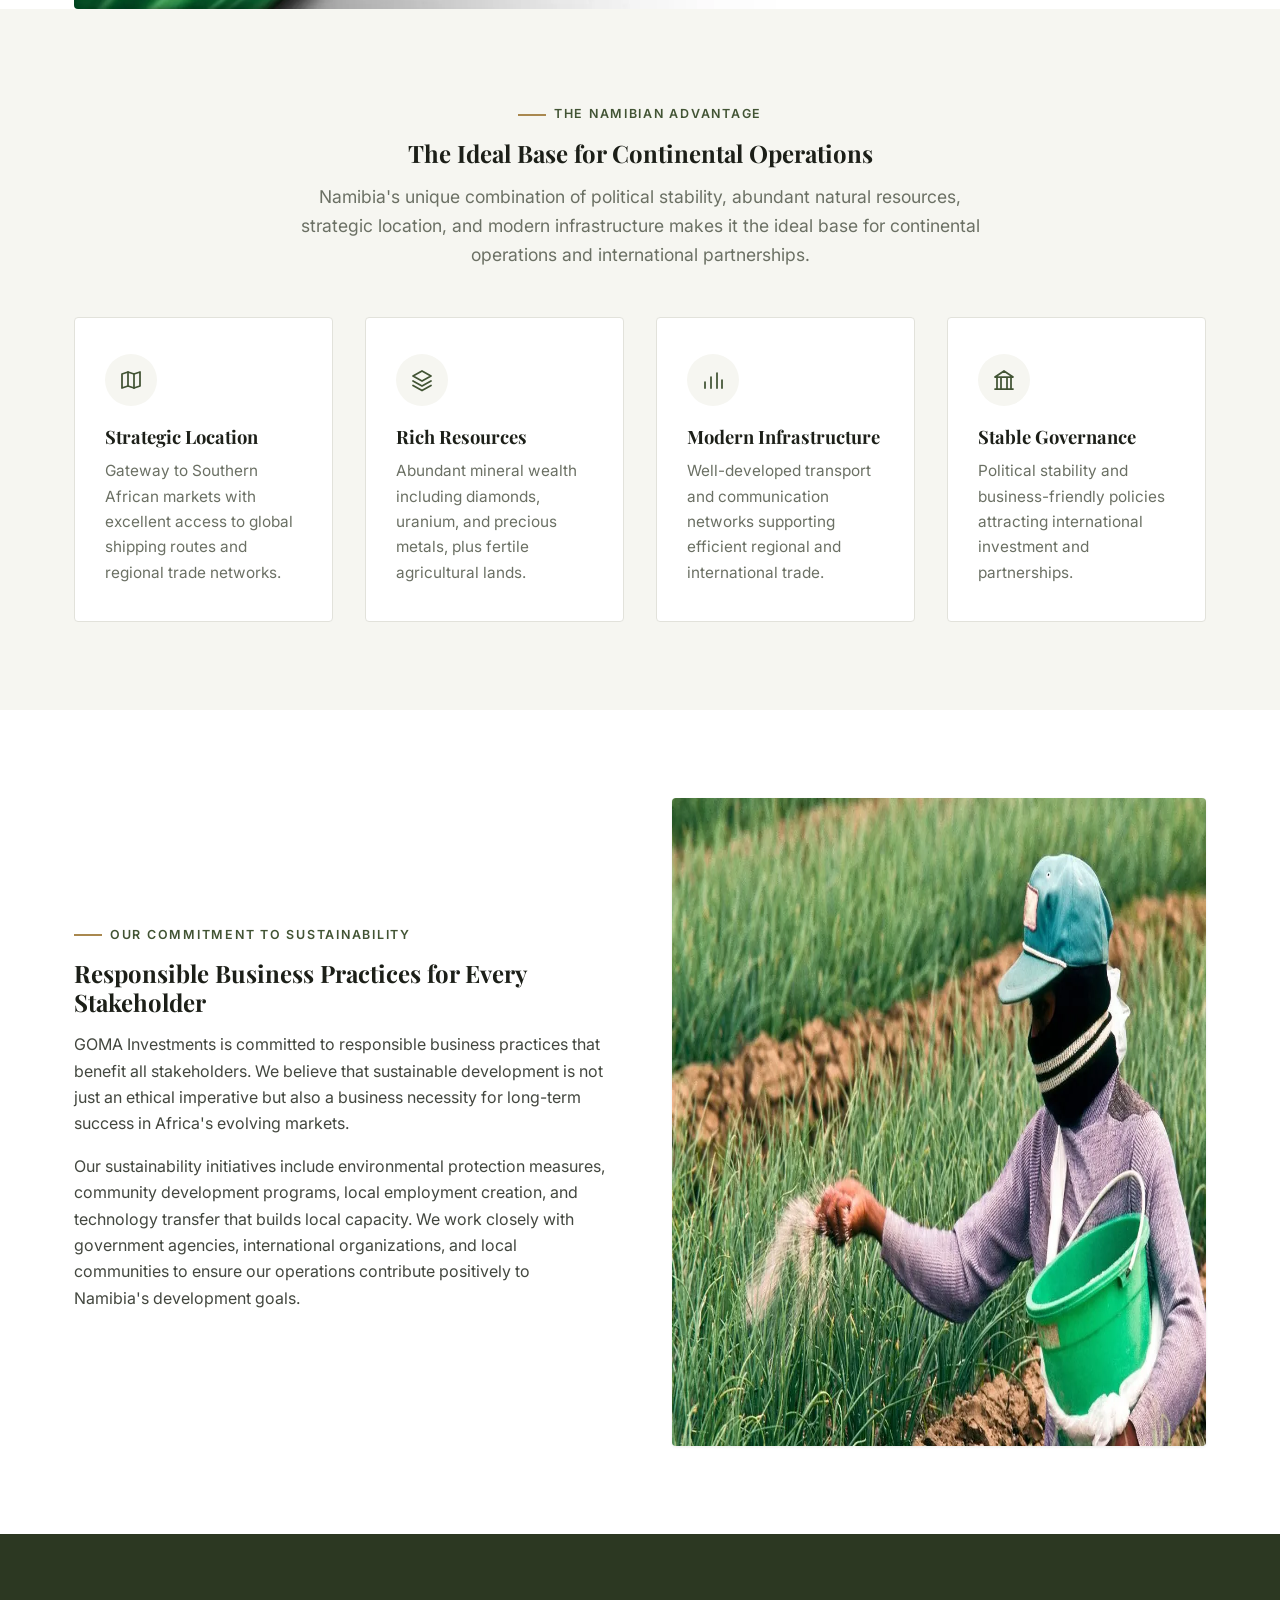
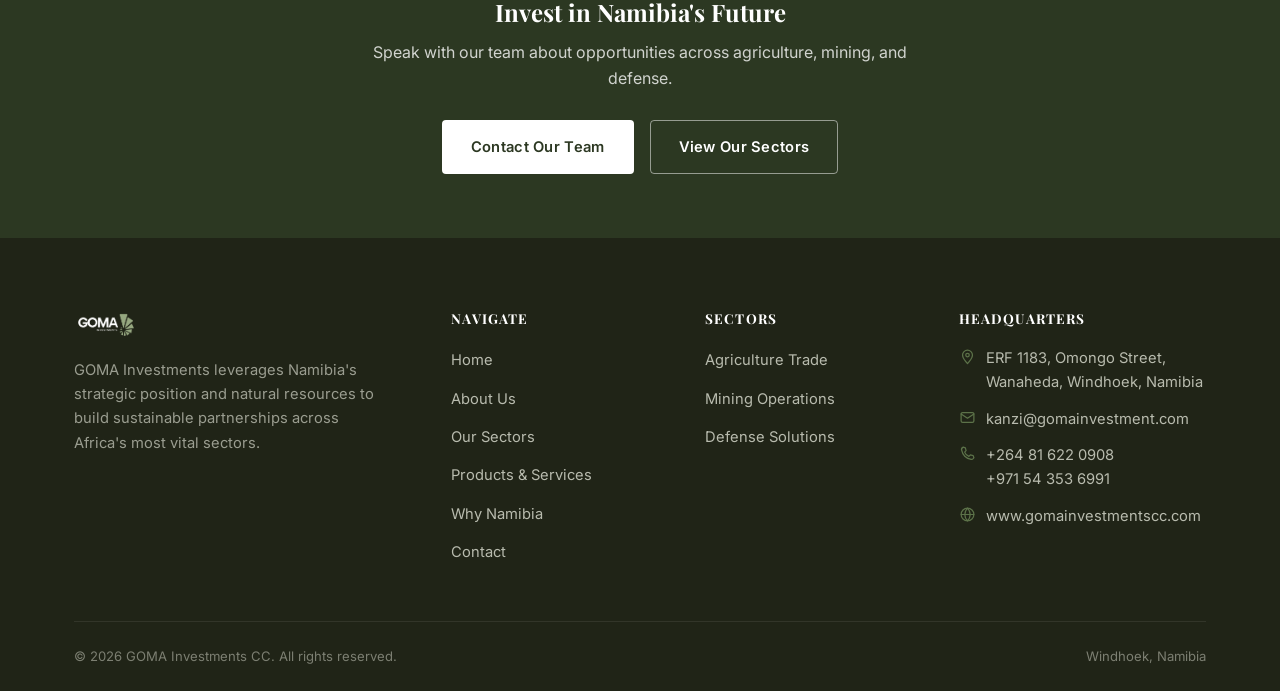
<file: why-namibia.html>
<!DOCTYPE html>
<html lang="en">
<head>
<meta charset="UTF-8">
<meta name="viewport" content="width=device-width, initial-scale=1.0">
<title>Why Namibia | GOMA Investments CC</title>
<meta name="description" content="GOMA Investments CC explains why Namibia's strategic location, rich resources, modern infrastructure, and stable governance make it Africa's ideal investment gateway.">
<link rel="canonical" href="https://gomainvestmentscc.com/why-namibia.html">
<meta property="og:type" content="website">
<meta property="og:site_name" content="GOMA Investments">
<meta property="og:title" content="Why Namibia | GOMA Investments CC">
<meta property="og:description" content="GOMA Investments CC explains why Namibia's strategic location, rich resources, modern infrastructure, and stable governance make it Africa's ideal investment gateway.">
<meta property="og:url" content="https://gomainvestmentscc.com/why-namibia.html">
<meta property="og:image" content="https://gomainvestmentscc.com/assets/images/logo.png">
<meta property="og:locale" content="en_NA">
<meta name="twitter:card" content="summary_large_image">
<meta name="twitter:title" content="Why Namibia | GOMA Investments CC">
<meta name="twitter:description" content="GOMA Investments CC explains why Namibia's strategic location, rich resources, modern infrastructure, and stable governance make it Africa's ideal investment gateway.">
<meta name="twitter:image" content="https://gomainvestmentscc.com/assets/images/logo.png">
<meta name="geo.region" content="NA">
<meta name="geo.placename" content="Windhoek">
<meta name="geo.position" content="-22.5559;17.0658">
<meta name="ICBM" content="-22.5559, 17.0658">
<link rel="icon" type="image/png" sizes="32x32" href="assets/images/favicon-32.png">
<link rel="apple-touch-icon" href="assets/images/favicon-180.png">
<link rel="preconnect" href="https://fonts.googleapis.com">
<link rel="preconnect" href="https://fonts.gstatic.com" crossorigin>
<link href="https://fonts.googleapis.com/css2?family=Inter:wght@400;500;600&family=Playfair+Display:wght@700&display=swap" rel="stylesheet">
<link rel="stylesheet" href="assets/css/style.css">
<link rel="preload" as="image" href="assets/images/dunes-coast.webp" type="image/webp" fetchpriority="high">
<script type="application/ld+json">
{
  "@context": "https://schema.org",
  "@graph": [
    {
      "@type": ["Organization", "LocalBusiness"],
      "@id": "https://gomainvestmentscc.com/#organization",
      "name": "GOMA Investments",
      "legalName": "GOMA Investments CC",
      "alternateName": ["Goma Investments", "Goma Investment", "GOMA Investments CC", "Goma Investments cc"],
      "url": "https://gomainvestmentscc.com/",
      "logo": { "@type": "ImageObject", "url": "https://gomainvestmentscc.com/assets/images/logo.png" },
      "image": "https://gomainvestmentscc.com/assets/images/logo.png",
      "description": "GOMA Investments CC is a registered Close Corporation based in Windhoek, Namibia, driving sustainable growth across agriculture trade, mining operations, and defense partnerships in Africa.",
      "email": "kanzi@gomainvestment.com",
      "telephone": "+264816220908",
      "address": {
        "@type": "PostalAddress",
        "streetAddress": "ERF 1183, Omongo Street, Wanaheda",
        "addressLocality": "Windhoek",
        "addressCountry": "NA"
      },
      "geo": { "@type": "GeoCoordinates", "latitude": -22.5559, "longitude": 17.0658 },
      "areaServed": [
        { "@type": "Country", "name": "Namibia" },
        { "@type": "Place", "name": "SADC" }
      ],
      "knowsAbout": ["Agriculture Trade", "Mining Operations", "Defense Solutions", "Investment"]
    },
    {
      "@type": "WebSite",
      "@id": "https://gomainvestmentscc.com/#website",
      "url": "https://gomainvestmentscc.com/",
      "name": "GOMA Investments",
      "publisher": { "@id": "https://gomainvestmentscc.com/#organization" }
    },
    {
      "@type": "WebPage",
      "@id": "https://gomainvestmentscc.com/why-namibia.html#webpage",
      "url": "https://gomainvestmentscc.com/why-namibia.html",
      "name": "Why Namibia | GOMA Investments CC",
      "isPartOf": { "@id": "https://gomainvestmentscc.com/#website" },
      "about": { "@id": "https://gomainvestmentscc.com/#organization" },
      "inLanguage": "en-NA"
    },
    {
      "@type": "BreadcrumbList",
      "itemListElement": [
        { "@type": "ListItem", "position": 1, "name": "Home", "item": "https://gomainvestmentscc.com/" },
        { "@type": "ListItem", "position": 2, "name": "Why Namibia", "item": "https://gomainvestmentscc.com/why-namibia.html" }
      ]
    }
  ]
}
</script>
</head>
<body>

<header class="site-header">
  <div class="container header-inner">
    <a href="index.html" class="brand"><img src="assets/images/logo.png" alt="GOMA Investments" width="305" height="143"></a>
    <nav class="main-nav" id="main-nav">
      <ul>
        <li><a href="index.html">Home</a></li>
        <li><a href="about.html">About</a></li>
        <li><a href="sectors.html">Sectors</a></li>
        <li><a href="products.html">Products</a></li>
        <li><a href="why-namibia.html" aria-current="page">Why Namibia</a></li>
        <li><a href="contact.html">Contact</a></li>
      </ul>
    </nav>
    <div class="header-actions">
      <a href="contact.html" class="btn btn-primary header-cta">Get in Touch</a>
      <button class="nav-toggle" aria-label="Toggle navigation" aria-expanded="false">
        <svg class="icon" viewBox="0 0 24 24"><line x1="3" y1="6" x2="21" y2="6"/><line x1="3" y1="12" x2="21" y2="12"/><line x1="3" y1="18" x2="21" y2="18"/></svg>
      </button>
    </div>
  </div>
</header>

<main>

  <section class="page-header">
    <picture>
      <source srcset="assets/images/dunes-coast.webp" type="image/webp">
      <img class="page-header-bg" src="assets/images/dunes-coast.jpg" alt="" width="1600" height="1066" fetchpriority="high">
    </picture>
    <div class="container">
      <span class="eyebrow on-dark">Why Namibia?</span>
      <h1>Namibia's Strategic Position at the Crossroads of Africa</h1>
      <p class="breadcrumb"><a href="index.html">Home</a> / Why Namibia</p>
    </div>
  </section>

  <section class="section">
    <div class="container split">
      <div class="split-media">
        <picture>
          <source srcset="assets/images/namibia-map.webp" type="image/webp">
          <img src="assets/images/namibia-map.jpg" alt="Map showing Namibia's location relative to Botswana and South Africa" width="900" height="506" loading="lazy">
        </picture>
      </div>
      <div class="split-copy">
        <span class="eyebrow">Namibia's Strategic Position</span>
        <h2>Unparalleled Access to Regional and Global Markets</h2>
        <p>Positioned at the crossroads of Africa, Namibia offers unparalleled opportunities for strategic investment and regional expansion. Our country serves as the perfect gateway to Southern African markets while providing direct access to global shipping routes.</p>
        <ul class="sector-list">
          <li>
            <svg class="icon" viewBox="0 0 24 24"><circle cx="12" cy="5" r="2"/><line x1="12" y1="7" x2="12" y2="21"/><path d="M5 13a7 7 0 0 0 14 0"/><line x1="5" y1="13" x2="8" y2="13"/><line x1="16" y1="13" x2="19" y2="13"/></svg>
            Atlantic Ocean shipping routes connecting to Europe, Americas, and Asia
          </li>
          <li>
            <svg class="icon" viewBox="0 0 24 24"><circle cx="12" cy="12" r="9"/><line x1="3" y1="12" x2="21" y2="12"/><path d="M12 3c2.5 2.7 3.8 6 3.8 9s-1.3 6.3-3.8 9c-2.5-2.7-3.8-6-3.8-9s1.3-6.3 3.8-9z"/></svg>
            SADC markets representing over 345 million people
          </li>
          <li>
            <svg class="icon" viewBox="0 0 24 24"><path d="M12 22s7-7.58 7-12a7 7 0 1 0-14 0c0 4.42 7 12 7 12z"/><circle cx="12" cy="10" r="2.5"/></svg>
            Major regional economic centers including South Africa, Angola, and Botswana
          </li>
          <li>
            <svg class="icon" viewBox="0 0 24 24"><polyline points="3 17 9 11 13 15 21 6"/><polyline points="15 6 21 6 21 12"/></svg>
            Emerging African growth corridors and trade networks
          </li>
        </ul>
      </div>
    </div>
  </section>

  <div class="container" style="margin: 8px auto 0;">
    <picture>
      <source srcset="assets/images/namibia-flag.webp" type="image/webp">
      <img src="assets/images/namibia-flag.jpg" alt="The flag of Namibia" width="1600" height="607" loading="lazy" style="border-radius: var(--radius); width:100%; height:auto;">
    </picture>
  </div>

  <section class="section section--alt">
    <div class="container">
      <div class="section-head center">
        <span class="eyebrow">The Namibian Advantage</span>
        <h2>The Ideal Base for Continental Operations</h2>
        <p class="lede">Namibia's unique combination of political stability, abundant natural resources, strategic location, and modern infrastructure makes it the ideal base for continental operations and international partnerships.</p>
      </div>
      <div class="grid grid-4">
        <div class="card">
          <div class="icon-badge">
            <svg class="icon" viewBox="0 0 24 24"><polygon points="3 6 9 4 15 6 21 4 21 18 15 20 9 18 3 20"/><line x1="9" y1="4" x2="9" y2="18"/><line x1="15" y1="6" x2="15" y2="20"/></svg>
          </div>
          <h3>Strategic Location</h3>
          <p>Gateway to Southern African markets with excellent access to global shipping routes and regional trade networks.</p>
        </div>
        <div class="card">
          <div class="icon-badge">
            <svg class="icon" viewBox="0 0 24 24"><polygon points="12 3 21 8 12 13 3 8"/><polyline points="3 13 12 18 21 13"/><polyline points="3 17.5 12 22.5 21 17.5"/></svg>
          </div>
          <h3>Rich Resources</h3>
          <p>Abundant mineral wealth including diamonds, uranium, and precious metals, plus fertile agricultural lands.</p>
        </div>
        <div class="card">
          <div class="icon-badge">
            <svg class="icon" viewBox="0 0 24 24"><line x1="4" y1="20" x2="4" y2="14"/><line x1="10" y1="20" x2="10" y2="9"/><line x1="16" y1="20" x2="16" y2="5"/><line x1="21" y1="20" x2="21" y2="12"/></svg>
          </div>
          <h3>Modern Infrastructure</h3>
          <p>Well-developed transport and communication networks supporting efficient regional and international trade.</p>
        </div>
        <div class="card">
          <div class="icon-badge">
            <svg class="icon" viewBox="0 0 24 24"><line x1="3" y1="21" x2="21" y2="21"/><line x1="5" y1="21" x2="5" y2="10"/><line x1="9" y1="21" x2="9" y2="10"/><line x1="15" y1="21" x2="15" y2="10"/><line x1="19" y1="21" x2="19" y2="10"/><polygon points="12 3 21 9 3 9"/></svg>
          </div>
          <h3>Stable Governance</h3>
          <p>Political stability and business-friendly policies attracting international investment and partnerships.</p>
        </div>
      </div>
    </div>
  </section>

  <section class="section">
    <div class="container split reverse">
      <div class="split-media">
        <picture>
          <source srcset="assets/images/farm-worker.webp" type="image/webp">
          <img src="assets/images/farm-worker.jpg" alt="Agricultural worker in a Namibian field, part of community development initiatives" width="1152" height="648" loading="lazy">
        </picture>
      </div>
      <div class="split-copy">
        <span class="eyebrow">Our Commitment to Sustainability</span>
        <h2>Responsible Business Practices for Every Stakeholder</h2>
        <p>GOMA Investments is committed to responsible business practices that benefit all stakeholders. We believe that sustainable development is not just an ethical imperative but also a business necessity for long-term success in Africa's evolving markets.</p>
        <p>Our sustainability initiatives include environmental protection measures, community development programs, local employment creation, and technology transfer that builds local capacity. We work closely with government agencies, international organizations, and local communities to ensure our operations contribute positively to Namibia's development goals.</p>
      </div>
    </div>
  </section>

  <section class="cta-banner">
    <div class="container">
      <h2>Invest in Namibia's Future</h2>
      <p>Speak with our team about opportunities across agriculture, mining, and defense.</p>
      <div class="btn-group">
        <a href="contact.html" class="btn btn-white">Contact Our Team</a>
        <a href="sectors.html" class="btn btn-on-dark">View Our Sectors</a>
      </div>
    </div>
  </section>

</main>

<footer class="site-footer">
  <div class="container">
    <div class="footer-grid">
      <div class="footer-brand">
        <img src="assets/images/logo-white.png" alt="GOMA Investments" width="305" height="143" loading="lazy">
        <p>GOMA Investments leverages Namibia's strategic position and natural resources to build sustainable partnerships across Africa's most vital sectors.</p>
      </div>
      <div class="footer-col">
        <h4>Navigate</h4>
        <ul>
          <li><a href="index.html">Home</a></li>
          <li><a href="about.html">About Us</a></li>
          <li><a href="sectors.html">Our Sectors</a></li>
          <li><a href="products.html">Products &amp; Services</a></li>
          <li><a href="why-namibia.html">Why Namibia</a></li>
          <li><a href="contact.html">Contact</a></li>
        </ul>
      </div>
      <div class="footer-col">
        <h4>Sectors</h4>
        <ul>
          <li><a href="sectors.html#agriculture">Agriculture Trade</a></li>
          <li><a href="sectors.html#mining">Mining Operations</a></li>
          <li><a href="sectors.html#defense">Defense Solutions</a></li>
        </ul>
      </div>
      <div class="footer-col">
        <h4>Headquarters</h4>
        <div class="contact-line">
          <svg class="icon" viewBox="0 0 24 24"><path d="M12 22s7-7.58 7-12a7 7 0 1 0-14 0c0 4.42 7 12 7 12z"/><circle cx="12" cy="10" r="2.5"/></svg>
          <span>ERF 1183, Omongo Street, Wanaheda, Windhoek, Namibia</span>
        </div>
        <div class="contact-line" style="margin-top:12px;">
          <svg class="icon" viewBox="0 0 24 24"><rect x="3" y="5" width="18" height="14" rx="2"/><polyline points="3 7 12 13 21 7"/></svg>
          <a href="mailto:kanzi@gomainvestment.com">kanzi@gomainvestment.com</a>
        </div>
        <div class="contact-line" style="margin-top:12px;">
          <svg class="icon" viewBox="0 0 24 24"><path d="M6 3l3 1 1 4-2 2c1 3 3 5 6 6l2-2 4 1 1 3c-1 2-3 3-5 2-6-1-11-6-12-12-1-2 0-4 2-5z"/></svg>
          <span><a href="tel:+264816220908">+264 81 622 0908</a><br><a href="tel:+971543536991">+971 54 353 6991</a></span>
        </div>
        <div class="contact-line" style="margin-top:12px;">
          <svg class="icon" viewBox="0 0 24 24"><circle cx="12" cy="12" r="9"/><line x1="3" y1="12" x2="21" y2="12"/><path d="M12 3c2.5 2.7 3.8 6 3.8 9s-1.3 6.3-3.8 9c-2.5-2.7-3.8-6-3.8-9s1.3-6.3 3.8-9z"/></svg>
          <a href="https://www.gomainvestmentscc.com" target="_blank" rel="noopener">www.gomainvestmentscc.com</a>
        </div>
      </div>
    </div>
    <div class="footer-bottom">
      <span>&copy; <span data-year>2026</span> GOMA Investments CC. All rights reserved.</span>
      <span>Windhoek, Namibia</span>
    </div>
  </div>
</footer>

<script src="assets/js/main.js"></script>
</body>
</html>
</file>
<file: assets/css/style.css>
/* ==========================================================================
   GOMA Investments — corporate site stylesheet
   ========================================================================== */

:root {
  --color-primary: #425434;
  --color-primary-dark: #2c3822;
  --color-primary-light: #5c7249;
  --color-accent: #a9884f;
  --color-ink: #1c1f18;
  --color-body: #43473f;
  --color-muted: #6b7064;
  --color-line: #e2e2db;
  --color-surface: #ffffff;
  --color-surface-alt: #f6f6f1;
  --color-surface-dark: #202417;

  --font-heading: "Playfair Display", Georgia, "Times New Roman", serif;
  --font-body: "Inter", -apple-system, BlinkMacSystemFont, "Segoe UI", sans-serif;

  --container: 1180px;
  --radius: 4px;
  --shadow-sm: 0 1px 3px rgba(28, 31, 24, 0.08);
  --shadow-md: 0 12px 32px rgba(28, 31, 24, 0.12);
  --transition: 200ms ease;
}

/* ---------- Reset ---------- */
*, *::before, *::after { box-sizing: border-box; }
html { scroll-behavior: smooth; }
body {
  margin: 0;
  font-family: var(--font-body);
  color: var(--color-body);
  background: var(--color-surface);
  line-height: 1.65;
  -webkit-font-smoothing: antialiased;
}
img { max-width: 100%; display: block; }
a { color: inherit; text-decoration: none; }
ul { list-style: none; margin: 0; padding: 0; }
h1, h2, h3, h4 {
  font-family: var(--font-heading);
  color: var(--color-ink);
  line-height: 1.2;
  margin: 0 0 0.6em;
  font-weight: 700;
}
p { margin: 0 0 1em; }
button { font-family: inherit; }

.container {
  width: 100%;
  max-width: var(--container);
  margin: 0 auto;
  padding: 0 24px;
}

/* ---------- Utility ---------- */
.eyebrow {
  display: inline-flex;
  align-items: center;
  gap: 8px;
  font-size: 0.78rem;
  font-weight: 600;
  letter-spacing: 0.14em;
  text-transform: uppercase;
  color: var(--color-primary);
  margin-bottom: 14px;
}
.eyebrow::before {
  content: "";
  width: 28px;
  height: 2px;
  background: var(--color-accent);
  display: inline-block;
}
.eyebrow.on-dark { color: #d9c98b; }
.eyebrow.on-dark::before { background: #d9c98b; }
.section { padding: 88px 0; }
.section--alt { background: var(--color-surface-alt); }
.section--dark { background: var(--color-surface-dark); color: #d9dbd0; }
.section--dark h2, .section--dark h3 { color: #ffffff; }
.section-head { max-width: 700px; margin: 0 0 48px; }
.section-head.center { margin-left: auto; margin-right: auto; text-align: center; }
.lede { font-size: 1.1rem; color: var(--color-muted); }
.text-center { text-align: center; }

.grid { display: grid; gap: 32px; }
.grid-2 { grid-template-columns: repeat(2, 1fr); }
.grid-3 { grid-template-columns: repeat(3, 1fr); }
.grid-4 { grid-template-columns: repeat(4, 1fr); }

.icon {
  width: 22px;
  height: 22px;
  stroke: currentColor;
  fill: none;
  stroke-width: 1.75;
  stroke-linecap: round;
  stroke-linejoin: round;
  flex-shrink: 0;
}

/* ---------- Buttons ---------- */
.btn {
  display: inline-flex;
  align-items: center;
  gap: 10px;
  padding: 14px 28px;
  border-radius: var(--radius);
  font-size: 0.92rem;
  font-weight: 600;
  letter-spacing: 0.02em;
  border: 1px solid transparent;
  cursor: pointer;
  transition: background var(--transition), color var(--transition), border-color var(--transition), transform var(--transition);
}
.btn .icon { width: 16px; height: 16px; }
.btn-primary { background: var(--color-primary); color: #fff; }
.btn-primary:hover { background: var(--color-primary-dark); }
.btn-outline { background: transparent; color: var(--color-ink); border-color: var(--color-line); }
.btn-outline:hover { border-color: var(--color-primary); color: var(--color-primary); }
.btn-on-dark { background: transparent; color: #fff; border-color: rgba(255,255,255,0.5); }
.btn-on-dark:hover { background: #fff; color: var(--color-ink); border-color: #fff; }
.btn-white { background: #fff; color: var(--color-primary-dark); }
.btn-white:hover { background: var(--color-surface-alt); }

/* ---------- Header ---------- */
.site-header {
  position: sticky;
  top: 0;
  z-index: 100;
  background: rgba(255, 255, 255, 0.98);
  border-bottom: 1px solid var(--color-line);
}
.header-inner {
  display: flex;
  align-items: center;
  justify-content: space-between;
  padding: 14px 0;
}
.brand { display: flex; align-items: center; }
.brand img { height: 52px; width: auto; }

.main-nav ul { display: flex; align-items: center; gap: 36px; }
.main-nav a {
  font-size: 0.92rem;
  font-weight: 500;
  color: var(--color-ink);
  padding: 6px 0;
  border-bottom: 2px solid transparent;
  transition: color var(--transition), border-color var(--transition);
}
.main-nav a:hover, .main-nav a[aria-current="page"] { color: var(--color-primary); border-color: var(--color-accent); }

.header-actions { display: flex; align-items: center; gap: 24px; }
.header-cta { display: none; }

.nav-toggle {
  display: none;
  align-items: center;
  justify-content: center;
  background: none;
  border: none;
  width: 44px;
  height: 44px;
  padding: 0;
  cursor: pointer;
  color: var(--color-ink);
}
.nav-toggle .icon { width: 24px; height: 24px; }

@media (min-width: 993px) {
  .header-cta { display: inline-flex; }
}

@media (max-width: 992px) {
  .main-nav {
    position: fixed;
    top: 73px;
    right: 0;
    bottom: 0;
    left: 0;
    background: #fff;
    transform: translateY(-8px);
    opacity: 0;
    visibility: hidden;
    pointer-events: none;
    transition: opacity var(--transition), transform var(--transition), visibility var(--transition);
    overflow-y: auto;
    border-top: 1px solid var(--color-line);
  }
  .main-nav.is-open {
    opacity: 1;
    visibility: visible;
    pointer-events: auto;
    transform: translateY(0);
  }
  .main-nav ul { flex-direction: column; align-items: flex-start; gap: 0; padding: 12px 24px 32px; }
  .main-nav li { width: 100%; }
  .main-nav a { display: block; padding: 16px 0; border-bottom: 1px solid var(--color-line); width: 100%; }
  .nav-toggle { display: inline-flex; }
}

/* ---------- Hero ---------- */
.hero {
  position: relative;
  color: #fff;
  display: flex;
  align-items: center;
  min-height: 92vh;
  overflow: hidden;
}
.hero-bg, .page-header-bg {
  position: absolute;
  inset: 0;
  width: 100%;
  height: 100%;
  object-fit: cover;
  z-index: 0;
}
.hero::after {
  content: "";
  position: absolute;
  inset: 0;
  z-index: 1;
  background: linear-gradient(180deg, rgba(28, 31, 24, 0.55) 0%, rgba(28, 31, 24, 0.72) 55%, rgba(28, 31, 24, 0.88) 100%);
}
.hero-content { position: relative; z-index: 2; max-width: 760px; padding: 140px 0 100px; }
.hero h1 { color: #fff; font-size: clamp(2.2rem, 4.5vw, 3.4rem); }
.hero .lede { color: rgba(255,255,255,0.86); font-size: 1.15rem; max-width: 600px; }
.hero-actions { display: flex; gap: 16px; flex-wrap: wrap; margin-top: 32px; }

.page-header {
  position: relative;
  color: #fff;
  padding: 200px 0 64px;
  overflow: hidden;
}
.page-header::after {
  content: "";
  position: absolute;
  inset: 0;
  z-index: 1;
  background: rgba(28, 31, 24, 0.68);
}
.page-header .container { position: relative; z-index: 2; }
.page-header h1 { color: #fff; margin-bottom: 10px; font-size: clamp(1.9rem, 4vw, 2.8rem); }
.breadcrumb { font-size: 0.85rem; color: rgba(255,255,255,0.7); }
.breadcrumb a:hover { color: #fff; }

/* ---------- Cards ---------- */
.card {
  display: block;
  background: var(--color-surface);
  border: 1px solid var(--color-line);
  border-radius: var(--radius);
  padding: 36px 30px;
  transition: box-shadow var(--transition), transform var(--transition);
}
.card:hover { box-shadow: var(--shadow-md); transform: translateY(-3px); }
.card .icon-badge { margin-bottom: 20px; }
.card h3 { font-size: 1.15rem; margin-bottom: 10px; }
.card p { color: var(--color-muted); margin-bottom: 0; font-size: 0.96rem; }
.card-link {
  display: inline-flex;
  align-items: center;
  gap: 6px;
  margin-top: 18px;
  font-size: 0.85rem;
  font-weight: 600;
  color: var(--color-primary);
}
.card-link .icon { width: 15px; height: 15px; transition: transform var(--transition); }
.card:hover .card-link .icon { transform: translateX(3px); }

.icon-badge {
  width: 52px;
  height: 52px;
  border-radius: 50%;
  background: var(--color-surface-alt);
  color: var(--color-primary);
  display: inline-flex;
  align-items: center;
  justify-content: center;
}
.icon-badge .icon { width: 24px; height: 24px; }

/* ---------- Split / media rows ---------- */
.split {
  display: grid;
  grid-template-columns: 1fr 1fr;
  gap: 64px;
  align-items: center;
}
.split img { border-radius: var(--radius); box-shadow: var(--shadow-sm); }
.split.reverse .split-media { order: 2; }

.stat-strip {
  display: grid;
  grid-template-columns: repeat(4, 1fr);
  gap: 32px;
  padding: 44px 0;
}
.stat { text-align: center; }
.stat strong {
  display: block;
  font-family: var(--font-heading);
  font-size: 2.1rem;
  color: var(--color-primary);
  margin-bottom: 4px;
}
.stat span { font-size: 0.85rem; color: var(--color-muted); letter-spacing: 0.02em; }
.section--dark .stat strong { color: #ffffff; }
.section--dark .stat span { color: #b8bbae; }

/* ---------- Sector blocks ---------- */
.sector-block {
  display: grid;
  grid-template-columns: 1fr 1fr;
  gap: 0;
  border: 1px solid var(--color-line);
  border-radius: var(--radius);
  overflow: hidden;
  margin-bottom: 32px;
}
.sector-media {
  position: relative;
  min-height: 320px;
  background-size: cover;
  background-position: center;
}
.sector-media.is-graphic {
  background: linear-gradient(135deg, var(--color-primary-dark), var(--color-primary) 60%, var(--color-primary-light));
  display: flex;
  align-items: center;
  justify-content: center;
}
.sector-media.is-graphic .icon { width: 92px; height: 92px; stroke-width: 1; color: rgba(255,255,255,0.9); }
.sector-copy { padding: 48px; display: flex; flex-direction: column; justify-content: center; }
.sector-copy .icon-badge { margin-bottom: 18px; }
.sector-copy h2 { font-size: 1.6rem; }
.sector-list { margin-top: 20px; display: grid; gap: 12px; }
.sector-list li { display: flex; align-items: flex-start; gap: 10px; font-size: 0.95rem; color: var(--color-body); }
.sector-list .icon { width: 18px; height: 18px; color: var(--color-primary); margin-top: 2px; }
.sector-block.reverse .sector-copy { order: 2; }
.sector-block.reverse .sector-media { order: 1; }

/* ---------- Tag pills ---------- */
.tag-list { display: flex; flex-wrap: wrap; gap: 10px; margin: 24px 0 0; }
.tag-pill {
  padding: 8px 16px;
  background: var(--color-surface-alt);
  border: 1px solid var(--color-line);
  border-radius: 999px;
  font-size: 0.85rem;
  font-weight: 500;
  color: var(--color-body);
}

/* ---------- Product gallery ---------- */
.gallery-grid {
  display: grid;
  grid-template-columns: repeat(3, 1fr);
  gap: 16px;
  margin-top: 32px;
}
.gallery-item {
  position: relative;
  display: block;
  aspect-ratio: 4 / 3;
  overflow: hidden;
  border-radius: var(--radius);
  border: 1px solid var(--color-line);
}
.gallery-item img {
  width: 100%;
  height: 100%;
  object-fit: cover;
  transition: transform 300ms ease;
}
.gallery-item:hover img { transform: scale(1.06); }
.gallery-caption {
  position: absolute;
  inset: auto 0 0 0;
  padding: 22px 14px 10px;
  background: linear-gradient(180deg, rgba(28,31,24,0) 0%, rgba(28,31,24,0.78) 100%);
  color: #fff;
  font-size: 0.82rem;
  font-weight: 500;
}

/* ---------- CTA banner ---------- */
.cta-banner {
  background: var(--color-primary-dark);
  color: #fff;
  padding: 64px 0;
  text-align: center;
}
.cta-banner h2 { color: #fff; margin-bottom: 12px; }
.cta-banner p { color: rgba(255,255,255,0.78); max-width: 560px; margin: 0 auto 28px; }
.cta-banner .btn-group { display: flex; gap: 16px; justify-content: center; flex-wrap: wrap; }

/* ---------- Contact ---------- */
.contact-grid { display: grid; grid-template-columns: 1fr 1.2fr; gap: 48px; }
.contact-info-list { display: grid; gap: 24px; margin-top: 28px; }
.contact-info-item { display: flex; gap: 16px; align-items: flex-start; }
.contact-info-item h4 { margin-bottom: 4px; font-size: 1rem; }
.contact-info-item p { color: var(--color-muted); margin-bottom: 0; }
.map-frame {
  width: 100%;
  height: 100%;
  min-height: 420px;
  border: 1px solid var(--color-line);
  border-radius: var(--radius);
  overflow: hidden;
}
.map-frame iframe { width: 100%; height: 100%; min-height: 420px; border: 0; filter: grayscale(0.15) contrast(1.02); }

/* ---------- Footer ---------- */
.site-footer { background: var(--color-surface-dark); color: #b8bbae; padding: 72px 0 0; }
.footer-grid {
  display: grid;
  grid-template-columns: 1.6fr 1fr 1fr 1.2fr;
  gap: 48px;
  padding-bottom: 56px;
  border-bottom: 1px solid rgba(255,255,255,0.08);
}
.footer-brand img { height: 30px; width: auto; margin-bottom: 18px; }
.footer-brand p { color: #9a9d90; font-size: 0.92rem; max-width: 320px; }
.footer-col h4 { color: #fff; font-size: 0.85rem; letter-spacing: 0.08em; text-transform: uppercase; margin-bottom: 20px; }
.footer-col ul { display: grid; gap: 12px; }
.footer-col a { font-size: 0.92rem; color: #b8bbae; transition: color var(--transition); }
.footer-col a:hover { color: #fff; }
.footer-col .contact-line { display: flex; gap: 10px; align-items: flex-start; font-size: 0.92rem; color: #b8bbae; }
.footer-col .icon { width: 17px; height: 17px; margin-top: 2px; color: var(--color-primary-light); }
.footer-bottom {
  display: flex;
  justify-content: space-between;
  align-items: center;
  padding: 24px 0;
  font-size: 0.82rem;
  color: #7c7f72;
  flex-wrap: wrap;
  gap: 12px;
}

/* ---------- Responsive ---------- */
@media (max-width: 900px) {
  .grid-4 { grid-template-columns: repeat(2, 1fr); }
  .grid-3 { grid-template-columns: repeat(2, 1fr); }
  .grid-2 { grid-template-columns: 1fr; }
  .split { grid-template-columns: 1fr; gap: 36px; }
  .split.reverse .split-media { order: 0; }
  .sector-block, .sector-block.reverse { grid-template-columns: 1fr; }
  .sector-block.reverse .sector-copy, .sector-block.reverse .sector-media { order: 0; }
  .sector-copy { padding: 36px 28px; }
  .sector-media { min-height: 240px; }
  .footer-grid { grid-template-columns: 1fr 1fr; }
  .contact-grid { grid-template-columns: 1fr; }
  .stat-strip { grid-template-columns: repeat(2, 1fr); }
  .map-frame, .map-frame iframe { min-height: 320px; }
  .gallery-grid { grid-template-columns: repeat(2, 1fr); }
}
@media (max-width: 560px) {
  .section { padding: 56px 0; }
  .grid { gap: 24px; }
  .grid-4, .grid-3 { grid-template-columns: 1fr; }
  .footer-grid { grid-template-columns: 1fr; }
  .stat-strip { grid-template-columns: 1fr 1fr; gap: 20px; }
  .hero { min-height: 640px; }
  .hero-content { padding: 120px 0 56px; }
  .page-header { padding: 128px 0 40px; }
  .card { padding: 28px 22px; }
  .sector-copy { padding: 28px 22px; }
  .split-copy .btn, .cta-banner .btn { width: 100%; justify-content: center; }
  .gallery-grid { grid-template-columns: 1fr 1fr; gap: 10px; }
}

/* ---------- Contact form ---------- */
.contact-form-wrap { max-width: 640px; }
.contact-form-wrap h2 { margin-top: 8px; }
.hidden-field { position: absolute; left: -9999px; }
.form-row { margin-top: 20px; display: flex; flex-direction: column; gap: 6px; }
.form-row label { font-weight: 600; font-size: 0.9rem; color: var(--color-ink); }
.form-row input,
.form-row select,
.form-row textarea {
  font: inherit;
  padding: 12px 14px;
  border: 1px solid var(--color-line);
  border-radius: var(--radius);
  background: var(--color-surface);
  color: var(--color-ink);
}
.form-row input:focus,
.form-row select:focus,
.form-row textarea:focus {
  outline: none;
  border-color: var(--color-primary);
}
#contact-form button[type="submit"] { margin-top: 24px; }
.form-status { margin-top: 16px; font-weight: 600; }
.form-status.is-success { color: var(--color-primary-dark); }
.form-status.is-error { color: #a33; }
</file>
